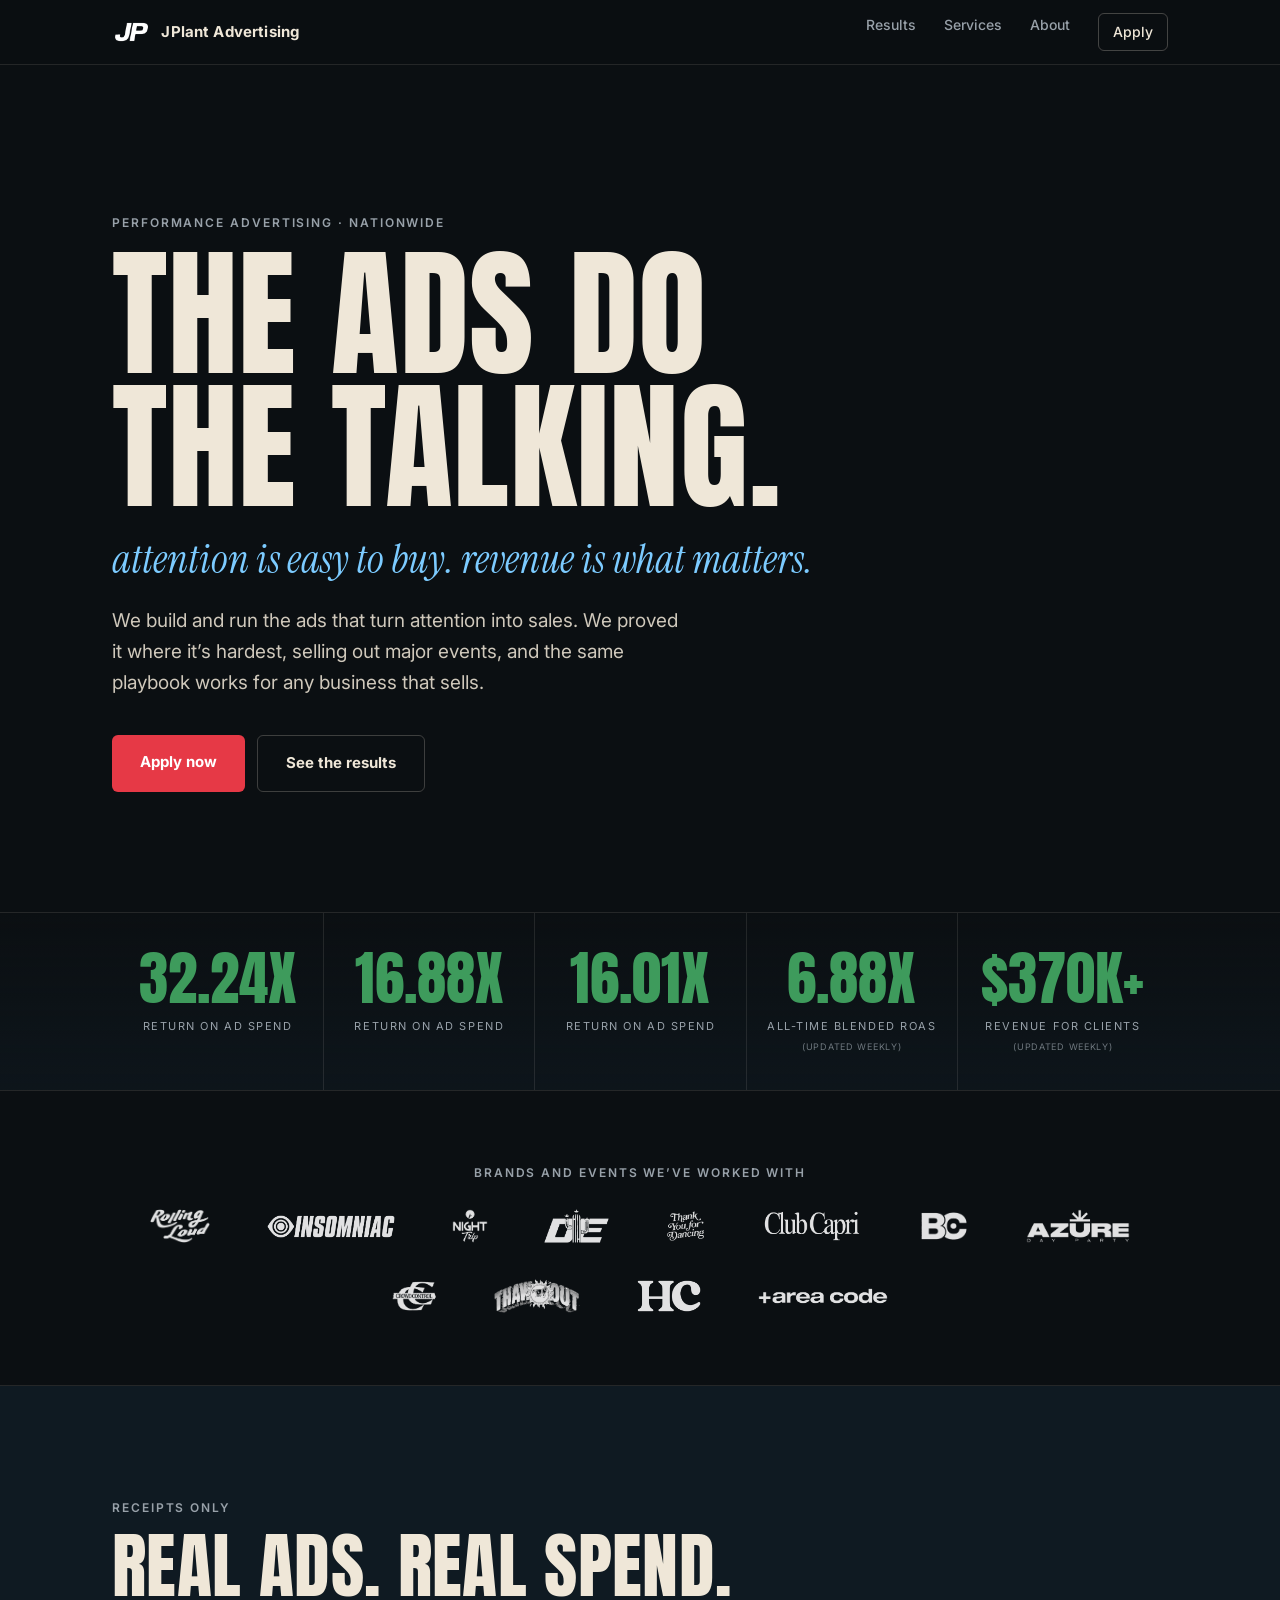
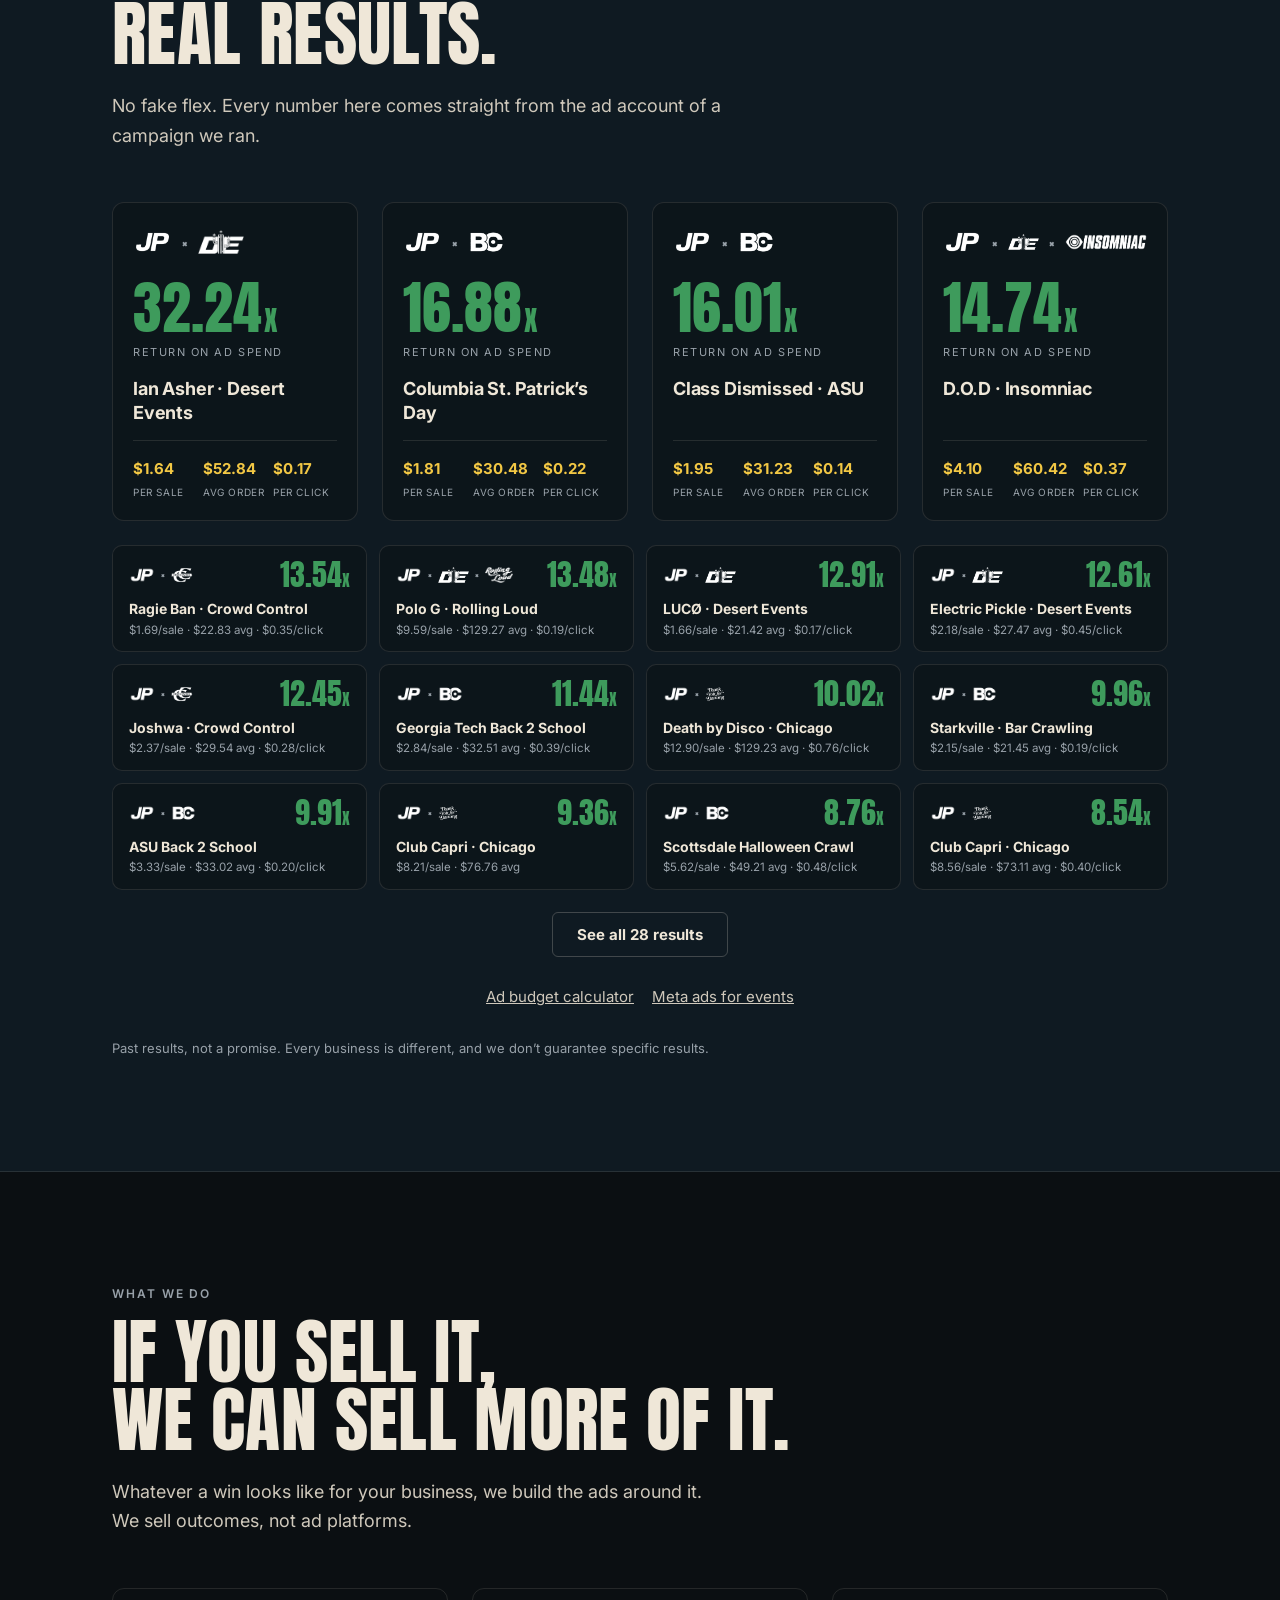
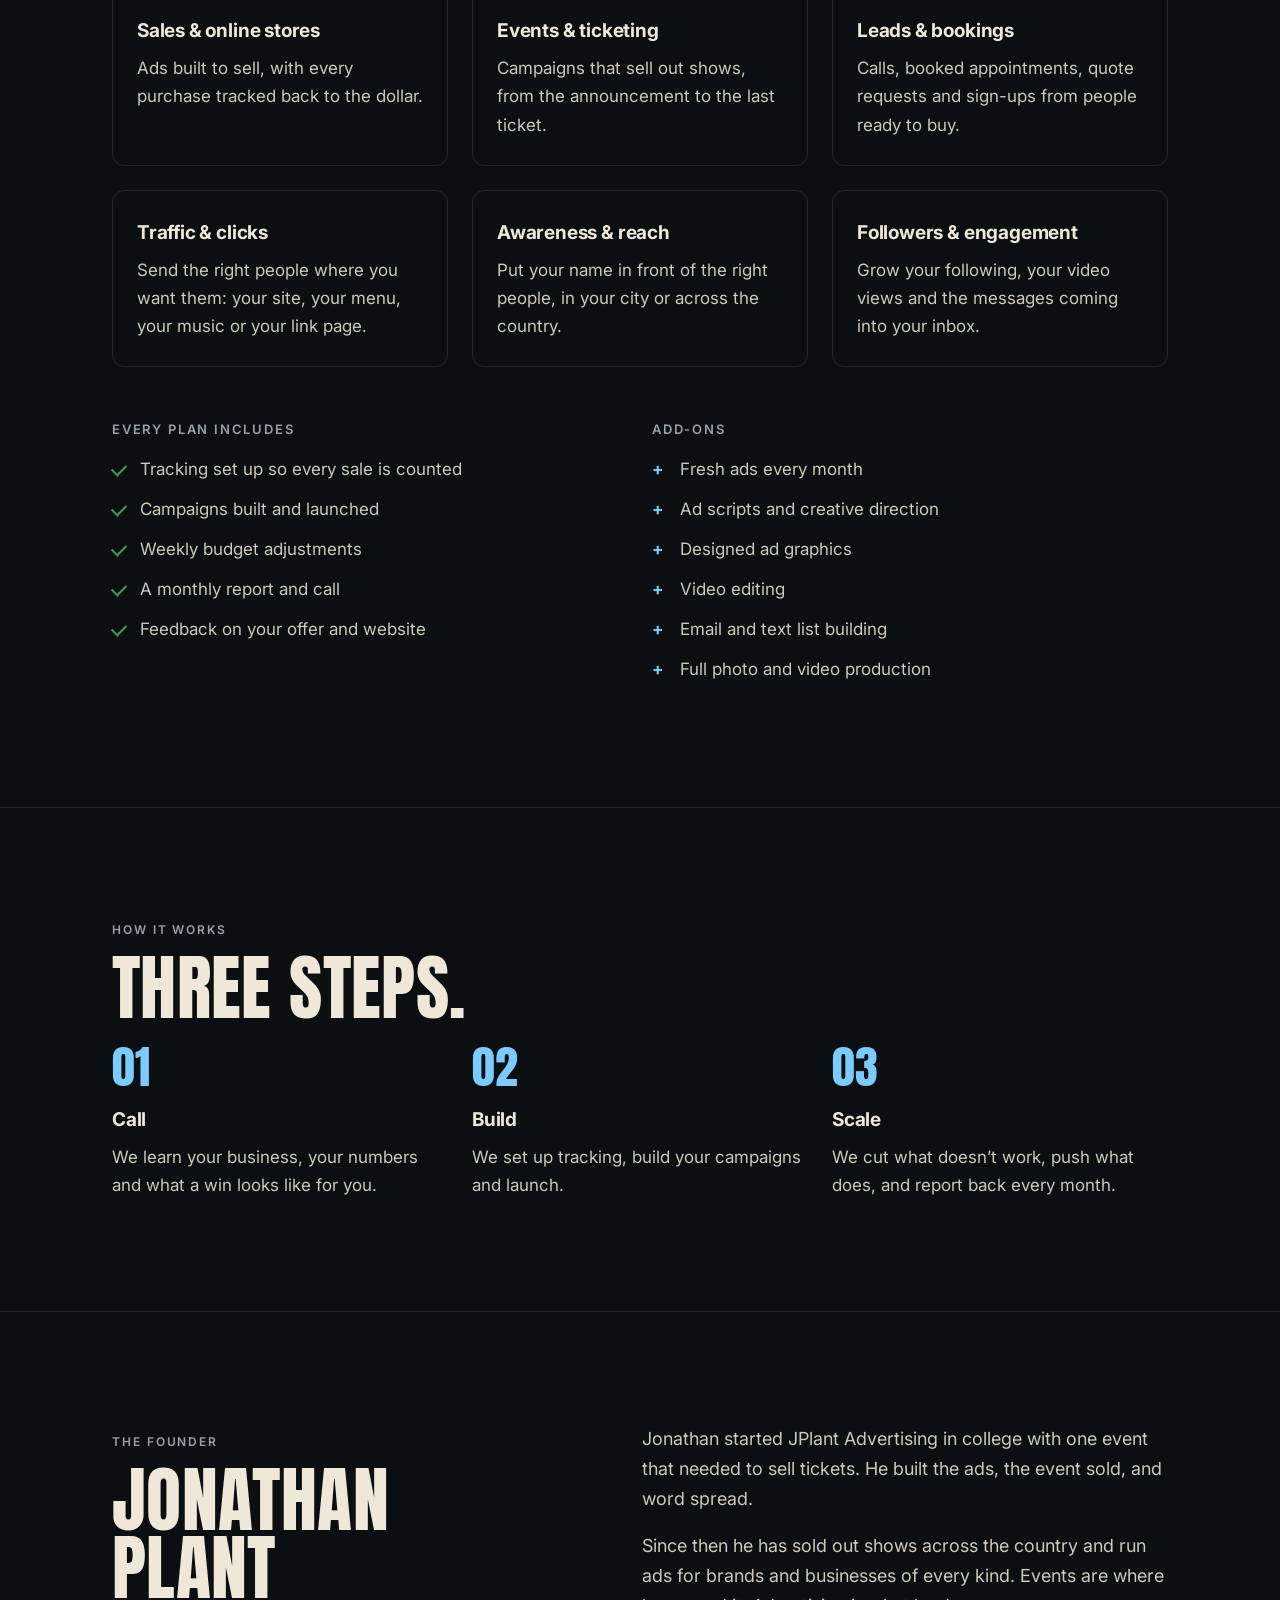
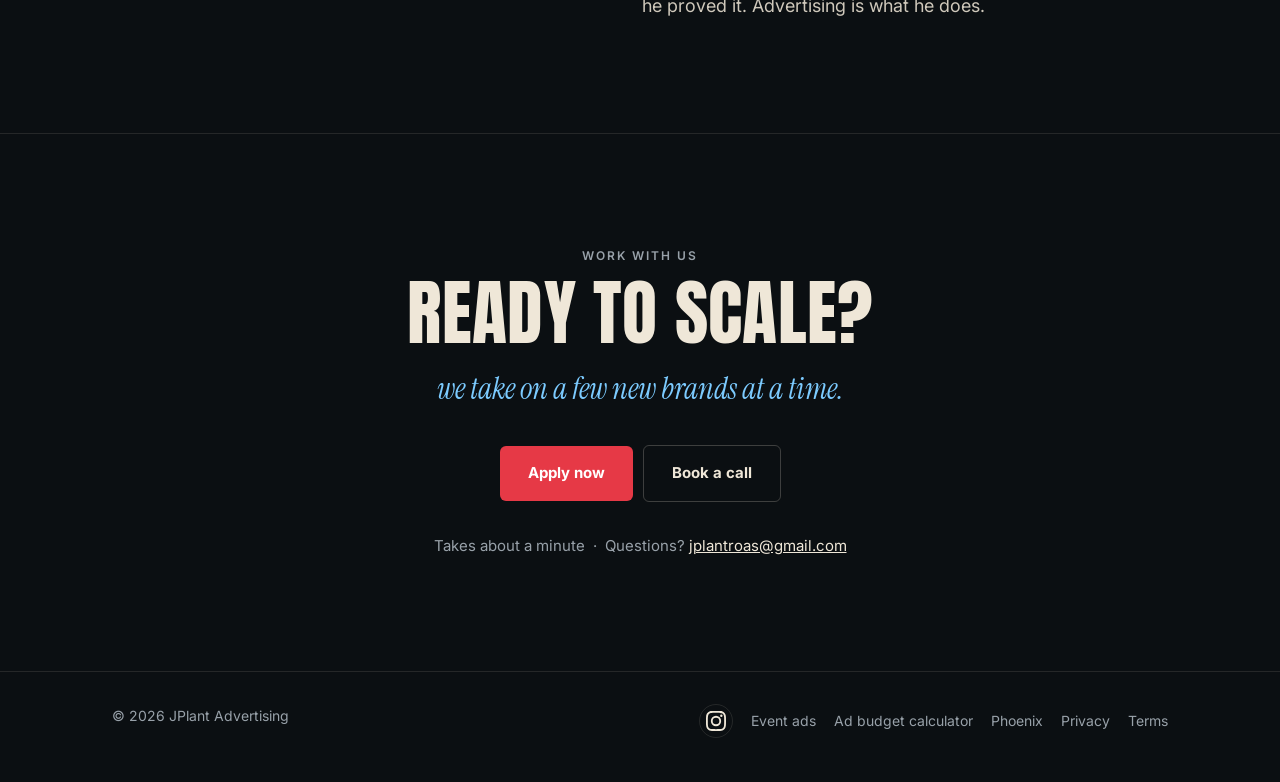
<file: index.html>
<!doctype html><html lang="en"><head><meta charset="utf-8"><meta http-equiv="Content-Security-Policy" content="default-src 'self'; script-src 'self'; style-src 'self'; img-src 'self' data:; font-src 'self'; connect-src 'self'; form-action 'self' mailto:; base-uri 'self'; object-src 'none'; upgrade-insecure-requests"><meta name="referrer" content="strict-origin-when-cross-origin"><meta name="facebook-domain-verification" content="vubamt81bxkn15qtvo4wtvx6li7fex" /><link rel="icon" href="/favicon.svg" type="image/svg+xml"><link rel="icon" href="/favicon.ico" sizes="32x32"><link rel="apple-touch-icon" href="/img/icons/apple-touch-icon.png"><meta name="theme-color" content="#0B0F12"><meta name="viewport" content="width=device-width,initial-scale=1"><link rel="preload" href="/fonts/Anton-Regular.ttf" as="font" type="font/ttf" crossorigin><link rel="stylesheet" href="/style.css?v=16"><title>JPlant Advertising | Meta Ads That Sell Out Events &amp; Grow Businesses</title><meta name="description" content="Phoenix-based ad agency running Facebook and Instagram ads that sell event tickets and grow businesses. Real results from the ad accounts: up to 32.24X return on ad spend."><link rel="canonical" href="https://jplantadvertising.com/"><meta property="og:type" content="website"><meta property="og:site_name" content="JPlant Advertising"><meta property="og:title" content="JPlant Advertising | Paid Ads That Sell"><meta property="og:description" content="Paid ads that turn attention into sales. Real campaigns, real receipts: up to 32.24X return on ad spend."><meta property="og:url" content="https://jplantadvertising.com/"><meta property="og:image" content="https://jplantadvertising.com/img/og.png"><meta property="og:image:width" content="1200"><meta property="og:image:height" content="630"><meta name="twitter:card" content="summary_large_image"><meta name="twitter:image" content="https://jplantadvertising.com/img/og.png"><script type="application/ld+json">{"@context": "https://schema.org", "@graph": [{"@type": ["Organization", "ProfessionalService"], "@id": "https://jplantadvertising.com/#org", "name": "JPlant Advertising", "alternateName": ["JPlant", "J Plant Advertising"], "url": "https://jplantadvertising.com/", "logo": "https://jplantadvertising.com/img/icons/icon-512.png", "image": "https://jplantadvertising.com/img/og.png", "email": "jplantroas@gmail.com", "description": "Performance advertising agency running Facebook and Instagram ads that sell event tickets and grow businesses.", "address": {"@type": "PostalAddress", "addressLocality": "Phoenix", "addressRegion": "AZ", "addressCountry": "US"}, "areaServed": "United States", "knowsAbout": ["Meta ads", "Facebook advertising", "Instagram advertising", "Event marketing", "Ticket sales", "Performance marketing", "Return on ad spend"], "founder": {"@id": "https://jplantadvertising.com/#jonathan"}, "sameAs": ["https://www.instagram.com/jplant.advertising/"]}, {"@type": "Person", "@id": "https://jplantadvertising.com/#jonathan", "name": "Jonathan Plant", "jobTitle": "Founder", "worksFor": {"@id": "https://jplantadvertising.com/#org"}, "url": "https://jplantadvertising.com/#about", "knowsAbout": ["Meta ads", "Event marketing", "Ticket sales"]}, {"@type": "WebSite", "@id": "https://jplantadvertising.com/#site", "url": "https://jplantadvertising.com/", "name": "JPlant Advertising", "publisher": {"@id": "https://jplantadvertising.com/#org"}}]}</script></head><body>
<header class="top"><div class="wrap"><a class="brand" href="/"><img src="/img/logos/jplant-advertising.png" alt="JP"><span>JPlant Advertising</span></a><nav><a href="/#results">Results</a><a href="/#services">Services</a><a href="/#about">About</a><a href="/apply/" class="nav-cta">Apply</a></nav></div></header>
<main>
<section class="hero"><div class="wrap">
<div class="kicker">Performance advertising · Nationwide</div>
<h1 class="display">The ads do<br>the talking.</h1>
<p class="serif">attention is easy to buy. revenue is what matters.</p>
<p class="lede">We build and run the ads that turn attention into sales. We proved it where it&#8217;s hardest, selling out major events, and the same playbook works for any business that sells.</p>
<div class="ctas"><a class="btn" href="/apply/">Apply now</a><a class="btn ghost" href="#results">See the results</a></div>
</div></section>

<div class="proof"><div class="wrap proof-grid">
<div><span class="num money">32.24X</span><span class="lbl">Return on ad spend</span></div>
<div><span class="num money">16.88X</span><span class="lbl">Return on ad spend</span></div>
<div><span class="num money">16.01X</span><span class="lbl">Return on ad spend</span></div>
<div><span class="num money" id="blended">6.88X</span><span class="lbl">All-time blended ROAS</span><span class="upd">(Updated weekly)</span></div>
<div><span class="num money">$370K+</span><span class="lbl">Revenue for clients</span><span class="upd">(Updated weekly)</span></div>
</div></div>

<section class="logos"><div class="wrap">
<div class="kicker center">Brands and events we&#8217;ve worked with</div>
<div class="logo-row"><img src="/img/logos/rolling-loud.png" alt="Rolling Loud" loading="lazy"><img src="/img/logos/insomniac.png" alt="Insomniac" loading="lazy"><img src="/img/logos/night-trip.png" alt="Night Trip" loading="lazy"><img src="/img/logos/desert-events.png" alt="Desert Events" loading="lazy"><img src="/img/logos/thank-you-for-dancing.png" alt="Thank You For Dancing" loading="lazy"><img src="/img/logos/club-capri.png" alt="Club Capri" loading="lazy"><img src="/img/logos/bar-crawling.png" alt="Bar Crawling" loading="lazy"><img src="/img/logos/azure-day-party.png" alt="Azure Day Party" loading="lazy"><img src="/img/logos/crowd-control.png" alt="Crowd Control" loading="lazy"><img src="/img/logos/thaw-out.png" alt="Thaw Out" loading="lazy"><img src="/img/logos/house-calls.png" alt="House Calls" loading="lazy"><img src="/img/logos/area-code.png" alt="+area code" loading="lazy"></div>
</div></section>

<section id="results" class="cases"><div class="wrap">
<div class="kicker">Receipts only</div>
<h2 class="display">Real ads. Real spend.<br>Real results.</h2>
<p class="sub">No fake flex. Every number here comes straight from the ad account of a campaign we ran.</p>
<div class="case-grid featured">
<article class="case"><div class="cobrand"><img src="/img/logos/jplant-advertising.png" alt=""><span class="x">×</span><img src="/img/logos/desert-events.png" alt=""></div><div class="big">32.24<small>X</small></div><div class="roaslbl">Return on ad spend</div><h3>Ian Asher · Desert Events</h3><div class="metrics"><div><b>$1.64</b><span>per sale</span></div><div><b>$52.84</b><span>avg order</span></div><div><b>$0.17</b><span>per click</span></div></div></article>
<article class="case"><div class="cobrand"><img src="/img/logos/jplant-advertising.png" alt=""><span class="x">×</span><img src="/img/logos/bar-crawling.png" alt=""></div><div class="big">16.88<small>X</small></div><div class="roaslbl">Return on ad spend</div><h3>Columbia St. Patrick&#8217;s Day</h3><div class="metrics"><div><b>$1.81</b><span>per sale</span></div><div><b>$30.48</b><span>avg order</span></div><div><b>$0.22</b><span>per click</span></div></div></article>
<article class="case"><div class="cobrand"><img src="/img/logos/jplant-advertising.png" alt=""><span class="x">×</span><img src="/img/logos/bar-crawling.png" alt=""></div><div class="big">16.01<small>X</small></div><div class="roaslbl">Return on ad spend</div><h3>Class Dismissed · ASU</h3><div class="metrics"><div><b>$1.95</b><span>per sale</span></div><div><b>$31.23</b><span>avg order</span></div><div><b>$0.14</b><span>per click</span></div></div></article>
<article class="case"><div class="cobrand"><img src="/img/logos/jplant-advertising.png" alt=""><span class="x">×</span><img src="/img/logos/desert-events.png" alt=""><span class="x">×</span><img src="/img/logos/insomniac.png" alt=""></div><div class="big">14.74<small>X</small></div><div class="roaslbl">Return on ad spend</div><h3>D.O.D · Insomniac</h3><div class="metrics"><div><b>$4.10</b><span>per sale</span></div><div><b>$60.42</b><span>avg order</span></div><div><b>$0.37</b><span>per click</span></div></div></article>
</div>
<div class="mini-grid" id="more-results">
<article class="mini"><div class="mini-top"><div class="mini-logos"><img src="/img/logos/jplant-advertising.png" alt=""><span class="x">×</span><img src="/img/logos/crowd-control.png" alt=""></div><div class="mini-num">13.54<small>X</small></div></div><h4>Ragie Ban · Crowd Control</h4><p>$1.69/sale · $22.83 avg · $0.35/click</p></article>
<article class="mini"><div class="mini-top"><div class="mini-logos"><img src="/img/logos/jplant-advertising.png" alt=""><span class="x">×</span><img src="/img/logos/desert-events.png" alt=""><span class="x">×</span><img src="/img/logos/rolling-loud.png" alt=""></div><div class="mini-num">13.48<small>X</small></div></div><h4>Polo G · Rolling Loud</h4><p>$9.59/sale · $129.27 avg · $0.19/click</p></article>
<article class="mini"><div class="mini-top"><div class="mini-logos"><img src="/img/logos/jplant-advertising.png" alt=""><span class="x">×</span><img src="/img/logos/desert-events.png" alt=""></div><div class="mini-num">12.91<small>X</small></div></div><h4>LUCØ · Desert Events</h4><p>$1.66/sale · $21.42 avg · $0.17/click</p></article>
<article class="mini"><div class="mini-top"><div class="mini-logos"><img src="/img/logos/jplant-advertising.png" alt=""><span class="x">×</span><img src="/img/logos/desert-events.png" alt=""></div><div class="mini-num">12.61<small>X</small></div></div><h4>Electric Pickle · Desert Events</h4><p>$2.18/sale · $27.47 avg · $0.45/click</p></article>
<article class="mini"><div class="mini-top"><div class="mini-logos"><img src="/img/logos/jplant-advertising.png" alt=""><span class="x">×</span><img src="/img/logos/crowd-control.png" alt=""></div><div class="mini-num">12.45<small>X</small></div></div><h4>Joshwa · Crowd Control</h4><p>$2.37/sale · $29.54 avg · $0.28/click</p></article>
<article class="mini"><div class="mini-top"><div class="mini-logos"><img src="/img/logos/jplant-advertising.png" alt=""><span class="x">×</span><img src="/img/logos/bar-crawling.png" alt=""></div><div class="mini-num">11.44<small>X</small></div></div><h4>Georgia Tech Back 2 School</h4><p>$2.84/sale · $32.51 avg · $0.39/click</p></article>
<article class="mini"><div class="mini-top"><div class="mini-logos"><img src="/img/logos/jplant-advertising.png" alt=""><span class="x">×</span><img src="/img/logos/thank-you-for-dancing.png" alt=""></div><div class="mini-num">10.02<small>X</small></div></div><h4>Death by Disco · Chicago</h4><p>$12.90/sale · $129.23 avg · $0.76/click</p></article>
<article class="mini"><div class="mini-top"><div class="mini-logos"><img src="/img/logos/jplant-advertising.png" alt=""><span class="x">×</span><img src="/img/logos/bar-crawling.png" alt=""></div><div class="mini-num">9.96<small>X</small></div></div><h4>Starkville · Bar Crawling</h4><p>$2.15/sale · $21.45 avg · $0.19/click</p></article>
<article class="mini"><div class="mini-top"><div class="mini-logos"><img src="/img/logos/jplant-advertising.png" alt=""><span class="x">×</span><img src="/img/logos/bar-crawling.png" alt=""></div><div class="mini-num">9.91<small>X</small></div></div><h4>ASU Back 2 School</h4><p>$3.33/sale · $33.02 avg · $0.20/click</p></article>
<article class="mini"><div class="mini-top"><div class="mini-logos"><img src="/img/logos/jplant-advertising.png" alt=""><span class="x">×</span><img src="/img/logos/thank-you-for-dancing.png" alt=""></div><div class="mini-num">9.36<small>X</small></div></div><h4>Club Capri · Chicago</h4><p>$8.21/sale · $76.76 avg</p></article>
<article class="mini"><div class="mini-top"><div class="mini-logos"><img src="/img/logos/jplant-advertising.png" alt=""><span class="x">×</span><img src="/img/logos/bar-crawling.png" alt=""></div><div class="mini-num">8.76<small>X</small></div></div><h4>Scottsdale Halloween Crawl</h4><p>$5.62/sale · $49.21 avg · $0.48/click</p></article>
<article class="mini"><div class="mini-top"><div class="mini-logos"><img src="/img/logos/jplant-advertising.png" alt=""><span class="x">×</span><img src="/img/logos/thank-you-for-dancing.png" alt=""></div><div class="mini-num">8.54<small>X</small></div></div><h4>Club Capri · Chicago</h4><p>$8.56/sale · $73.11 avg · $0.40/click</p></article>
<article class="mini extra"><div class="mini-top"><div class="mini-logos"><img src="/img/logos/jplant-advertising.png" alt=""><span class="x">×</span><img src="/img/logos/desert-events.png" alt=""></div><div class="mini-num">8.34<small>X</small></div></div><h4>Skysill · Desert Events</h4><p>$2.13/sale · $17.73 avg · $0.77/click</p></article>
<article class="mini extra"><div class="mini-top"><div class="mini-logos"><img src="/img/logos/jplant-advertising.png" alt=""><span class="x">×</span><img src="/img/logos/bar-crawling.png" alt=""></div><div class="mini-num">7.95<small>X</small></div></div><h4>Starkville St. Patrick&#8217;s Day</h4><p>$2.76/sale · $21.97 avg · $0.25/click</p></article>
<article class="mini extra"><div class="mini-top"><div class="mini-logos"><img src="/img/logos/jplant-advertising.png" alt=""><span class="x">×</span><img src="/img/logos/thank-you-for-dancing.png" alt=""></div><div class="mini-num">7.94<small>X</small></div></div><h4>Club Capri</h4><p>$9.73/sale · $77.25 avg</p></article>
<article class="mini extra"><div class="mini-top"><div class="mini-logos"><img src="/img/logos/jplant-advertising.png" alt=""><span class="x">×</span><img src="/img/logos/bar-crawling.png" alt=""></div><div class="mini-num">7.74<small>X</small></div></div><h4>Scottsdale Santa · Bar Crawling</h4><p>$3.85/sale · $28.50 avg · $0.52/click</p></article>
<article class="mini extra"><div class="mini-top"><div class="mini-logos"><img src="/img/logos/jplant-advertising.png" alt=""><span class="x">×</span><img src="/img/logos/desert-events.png" alt=""></div><div class="mini-num">7.62<small>X</small></div></div><h4>Daniel Allan · Desert Events</h4><p>$4.34/sale · $33.05 avg · $0.36/click</p></article>
<article class="mini extra"><div class="mini-top"><div class="mini-logos"><img src="/img/logos/jplant-advertising.png" alt=""><span class="x">×</span><img src="/img/logos/bar-crawling.png" alt=""></div><div class="mini-num">7.32<small>X</small></div></div><h4>Mizzou · Bar Crawling</h4><p>$3.39/sale · $24.79 avg · $0.19/click</p></article>
<article class="mini extra"><div class="mini-top"><div class="mini-logos"><img src="/img/logos/jplant-advertising.png" alt=""><span class="x">×</span><img src="/img/logos/desert-events.png" alt=""></div><div class="mini-num">7.28<small>X</small></div></div><h4>On The Block · Plain White T&#8217;s</h4><p>$10.02/sale · $72.99 avg · $0.27/click</p></article>
<article class="mini extra"><div class="mini-top"><div class="mini-logos"><img src="/img/logos/jplant-advertising.png" alt=""><span class="x">×</span><img src="/img/logos/thank-you-for-dancing.png" alt=""></div><div class="mini-num">7.21<small>X</small></div></div><h4>Club Capri · Detroit</h4><p>$13.32/sale · $96.01 avg · $0.45/click</p></article>
<article class="mini extra"><div class="mini-top"><div class="mini-logos"><img src="/img/logos/jplant-advertising.png" alt=""><span class="x">×</span><img src="/img/logos/desert-events.png" alt=""></div><div class="mini-num">7.12<small>X</small></div></div><h4>Rob the Bank · Desert Events</h4><p>$4.71/sale · $33.52 avg · $0.30/click</p></article>
<article class="mini extra"><div class="mini-top"><div class="mini-logos"><img src="/img/logos/jplant-advertising.png" alt=""><span class="x">×</span><img src="/img/logos/desert-events.png" alt=""></div><div class="mini-num">7.00<small>X</small></div></div><h4>Kelland · Desert Events</h4><p>$2.89/sale · $20.23 avg · $0.19/click</p></article>
<article class="mini extra"><div class="mini-top"><div class="mini-logos"><img src="/img/logos/jplant-advertising.png" alt=""><span class="x">×</span><img src="/img/logos/thaw-out.png" alt=""></div><div class="mini-num">$0.10 <i>per click</i></div></div><h4>Thaw Out Festival · Knoxville</h4><p>350K reached · 785K impressions</p></article>
<article class="mini extra"><div class="mini-top"><div class="mini-logos"><img src="/img/logos/jplant-advertising.png" alt=""><span class="x">×</span><img src="/img/logos/thaw-out.png" alt=""></div><div class="mini-num">$0.21 <i>per click</i></div></div><h4>Thaw Out Festival · Boone</h4><p>100K reached · 335K impressions</p></article>
</div>
<div class="more-wrap"><button class="btn ghost more-btn" type="button" aria-expanded="false" aria-controls="more-results">See all 28 results</button></div><div class="seo-links"><a href="/tools/ad-budget-calculator/">Ad budget calculator</a><a href="/meta-ads-for-events/">Meta ads for events</a></div>
<p class="fineprint">Past results, not a promise. Every business is different, and we don&#8217;t guarantee specific results.</p>
</div></section>

<section id="services"><div class="wrap">
<div class="kicker">What we do</div>
<h2 class="display">If you sell it,<br>we can sell more of it.</h2>
<p class="sub">Whatever a win looks like for your business, we build the ads around it. We sell outcomes, not ad platforms.</p>
<div class="cols three">
<div class="tile"><h3>Sales &amp; online stores</h3><p>Ads built to sell, with every purchase tracked back to the dollar.</p></div>
<div class="tile"><h3>Events &amp; ticketing</h3><p>Campaigns that sell out shows, from the announcement to the last ticket.</p></div>
<div class="tile"><h3>Leads &amp; bookings</h3><p>Calls, booked appointments, quote requests and sign-ups from people ready to buy.</p></div>
<div class="tile"><h3>Traffic &amp; clicks</h3><p>Send the right people where you want them: your site, your menu, your music or your link page.</p></div>
<div class="tile"><h3>Awareness &amp; reach</h3><p>Put your name in front of the right people, in your city or across the country.</p></div>
<div class="tile"><h3>Followers &amp; engagement</h3><p>Grow your following, your video views and the messages coming into your inbox.</p></div>
</div>
<div class="split">
<div><h3 class="small-h">Every plan includes</h3><ul class="checks">
<li>Tracking set up so every sale is counted</li>
<li>Campaigns built and launched</li>
<li>Weekly budget adjustments</li>
<li>A monthly report and call</li>
<li>Feedback on your offer and website</li>
</ul></div>
<div><h3 class="small-h">Add-ons</h3><ul class="checks plus">
<li>Fresh ads every month</li><li>Ad scripts and creative direction</li>
<li>Designed ad graphics</li>
<li>Video editing</li>
<li>Email and text list building</li>
<li>Full photo and video production</li>
</ul></div>
</div>
</div></section>

<section id="how"><div class="wrap">
<div class="kicker">How it works</div>
<h2 class="display">Three steps.</h2>
<div class="cols three">
<div class="step"><div class="n">01</div><h3>Call</h3><p>We learn your business, your numbers and what a win looks like for you.</p></div>
<div class="step"><div class="n">02</div><h3>Build</h3><p>We set up tracking, build your campaigns and launch.</p></div>
<div class="step"><div class="n">03</div><h3>Scale</h3><p>We cut what doesn&#8217;t work, push what does, and report back every month.</p></div>
</div>
</div></section>

<section id="about"><div class="wrap about">
<div><div class="kicker">The founder</div><h2 class="display">Jonathan<br>Plant</h2></div>
<div class="about-copy">
<p>Jonathan started JPlant Advertising in college with one event that needed to sell tickets. He built the ads, the event sold, and word spread.</p>
<p>Since then he has sold out shows across the country and run ads for brands and businesses of every kind. Events are where he proved it. Advertising is what he does.</p>
</div>
</div></section>

<section id="contact" class="contact"><div class="wrap">
<div class="kicker center">Work with us</div>
<h2 class="display">Ready to scale?</h2>
<p class="serif">we take on a few new brands at a time.</p>
<a class="btn" href="/apply/">Apply now</a> &nbsp;<a class="btn ghost" href="/book-a-call/">Book a call</a>
<p class="contact-line">Takes about a minute &nbsp;·&nbsp; Questions? <a href="mailto:jplantroas@gmail.com">jplantroas@gmail.com</a></p>
</div></section>
</main>
<footer><div class="wrap"><div>&copy; 2026 JPlant Advertising</div><div class="foot-links"><a class="social" href="https://www.instagram.com/jplant.advertising/" target="_blank" rel="noopener" aria-label="JPlant Advertising on Instagram"><svg viewBox="0 0 24 24" width="20" height="20" aria-hidden="true"><path fill="currentColor" d="M12 2.2c3.2 0 3.6 0 4.8.1 1.2.1 1.8.2 2.2.4.6.2 1 .5 1.4.9.4.4.7.8.9 1.4.2.4.4 1 .4 2.2.1 1.3.1 1.6.1 4.8s0 3.6-.1 4.8c-.1 1.2-.2 1.8-.4 2.2-.2.6-.5 1-.9 1.4-.4.4-.8.7-1.4.9-.4.2-1 .4-2.2.4-1.3.1-1.6.1-4.8.1s-3.6 0-4.8-.1c-1.2-.1-1.8-.2-2.2-.4-.6-.2-1-.5-1.4-.9-.4-.4-.7-.8-.9-1.4-.2-.4-.4-1-.4-2.2-.1-1.3-.1-1.6-.1-4.8s0-3.6.1-4.8c.1-1.2.2-1.8.4-2.2.2-.6.5-1 .9-1.4.4-.4.8-.7 1.4-.9.4-.2 1-.4 2.2-.4 1.3-.1 1.6-.1 4.8-.1M12 0C8.7 0 8.3 0 7.1.1 5.8.1 4.9.3 4.1.6c-.8.3-1.5.7-2.1 1.4C1.3 2.6.9 3.3.6 4.1.3 4.9.1 5.8.1 7.1 0 8.3 0 8.7 0 12s0 3.7.1 4.9c.1 1.3.3 2.2.6 2.9.3.8.7 1.5 1.4 2.1.7.7 1.3 1.1 2.1 1.4.8.3 1.7.5 2.9.6 1.3.1 1.7.1 4.9.1s3.7 0 4.9-.1c1.3-.1 2.2-.3 2.9-.6.8-.3 1.5-.7 2.1-1.4.7-.7 1.1-1.3 1.4-2.1.3-.8.5-1.7.6-2.9.1-1.3.1-1.7.1-4.9s0-3.7-.1-4.9c-.1-1.3-.3-2.2-.6-2.9-.3-.8-.7-1.5-1.4-2.1C21.4 1.3 20.7.9 19.9.6 19.1.3 18.2.1 16.9.1 15.7 0 15.3 0 12 0zm0 5.8a6.2 6.2 0 1 0 0 12.4 6.2 6.2 0 0 0 0-12.4zM12 16a4 4 0 1 1 0-8 4 4 0 0 1 0 8zm6.4-11.8a1.4 1.4 0 1 0 0 2.9 1.4 1.4 0 0 0 0-2.9z"/></svg></a><a href="/meta-ads-for-events/">Event ads</a><a href="/tools/ad-budget-calculator/">Ad budget calculator</a><a href="/phoenix-meta-ads-agency/">Phoenix</a><a href="/privacy/">Privacy</a><a href="/terms/">Terms</a></div></div></footer>
<script src="/js/site.js?v=3" defer></script>
</body></html>
</file>
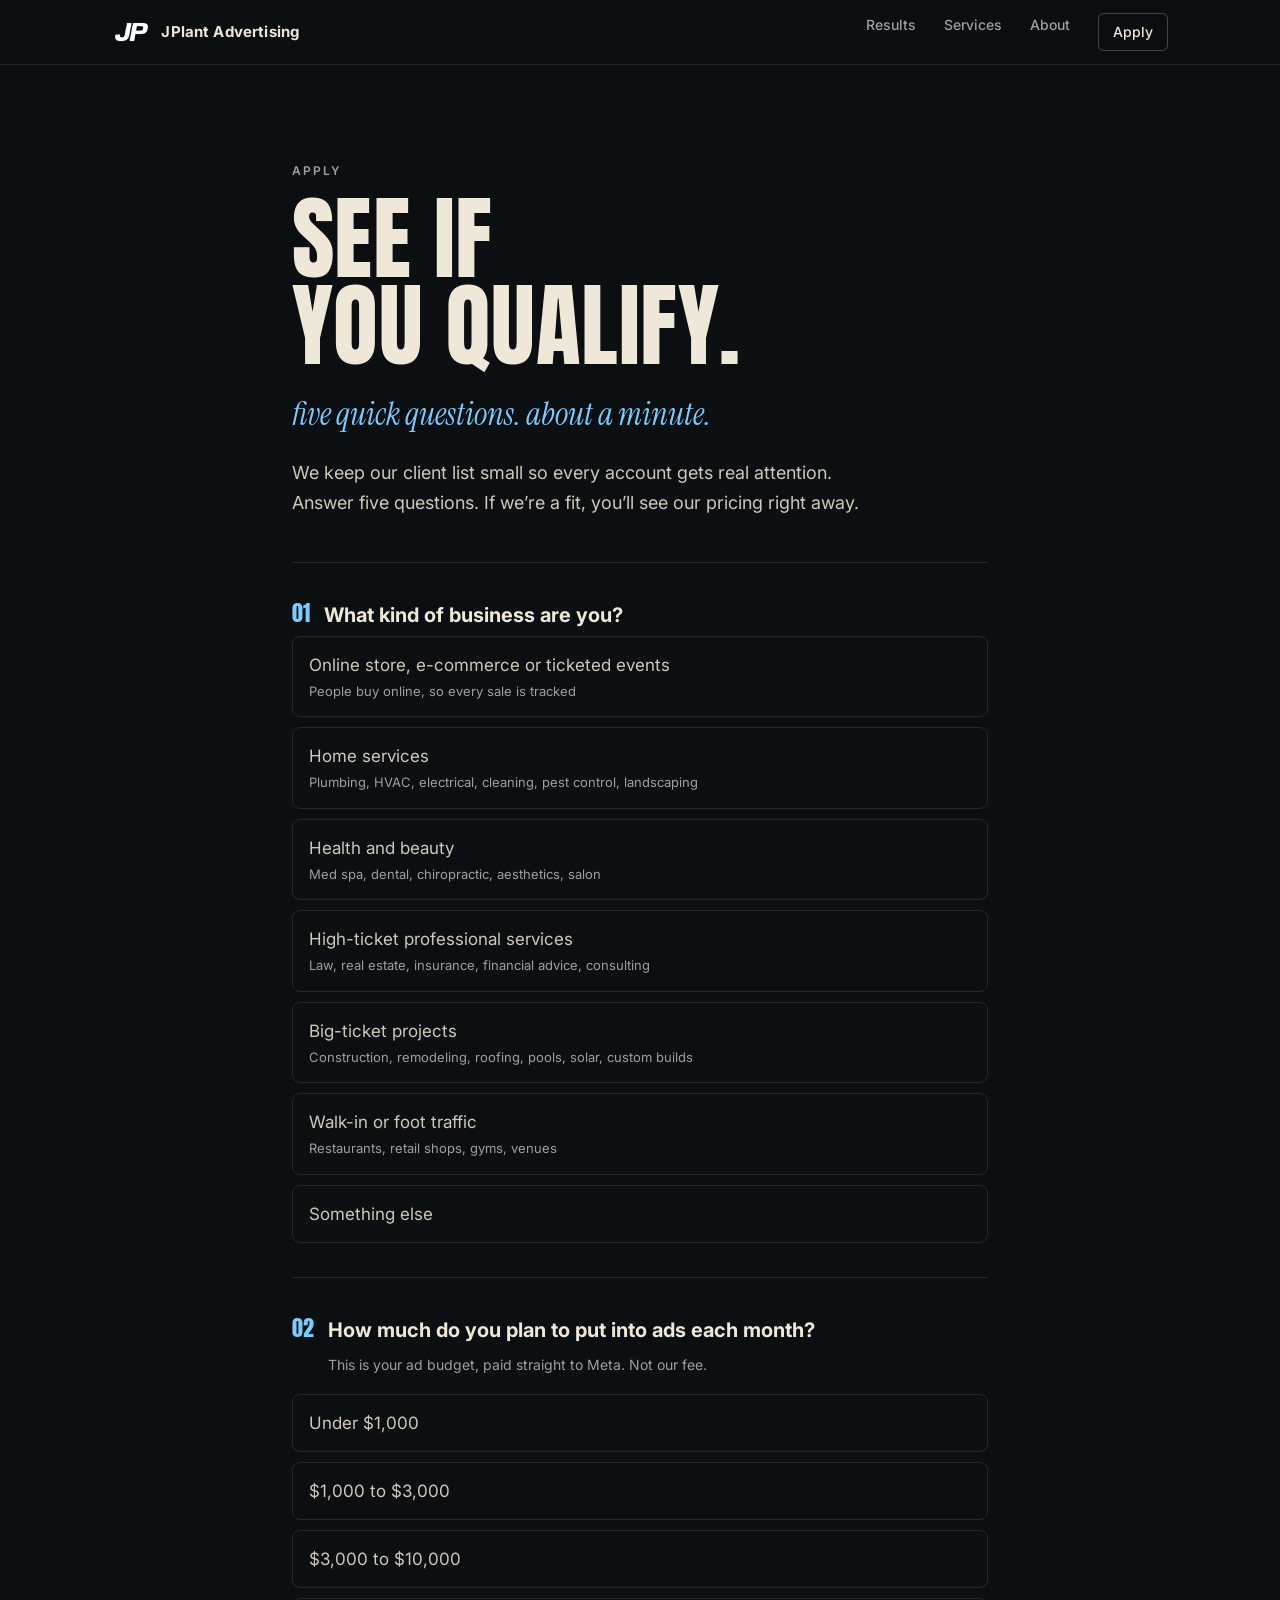
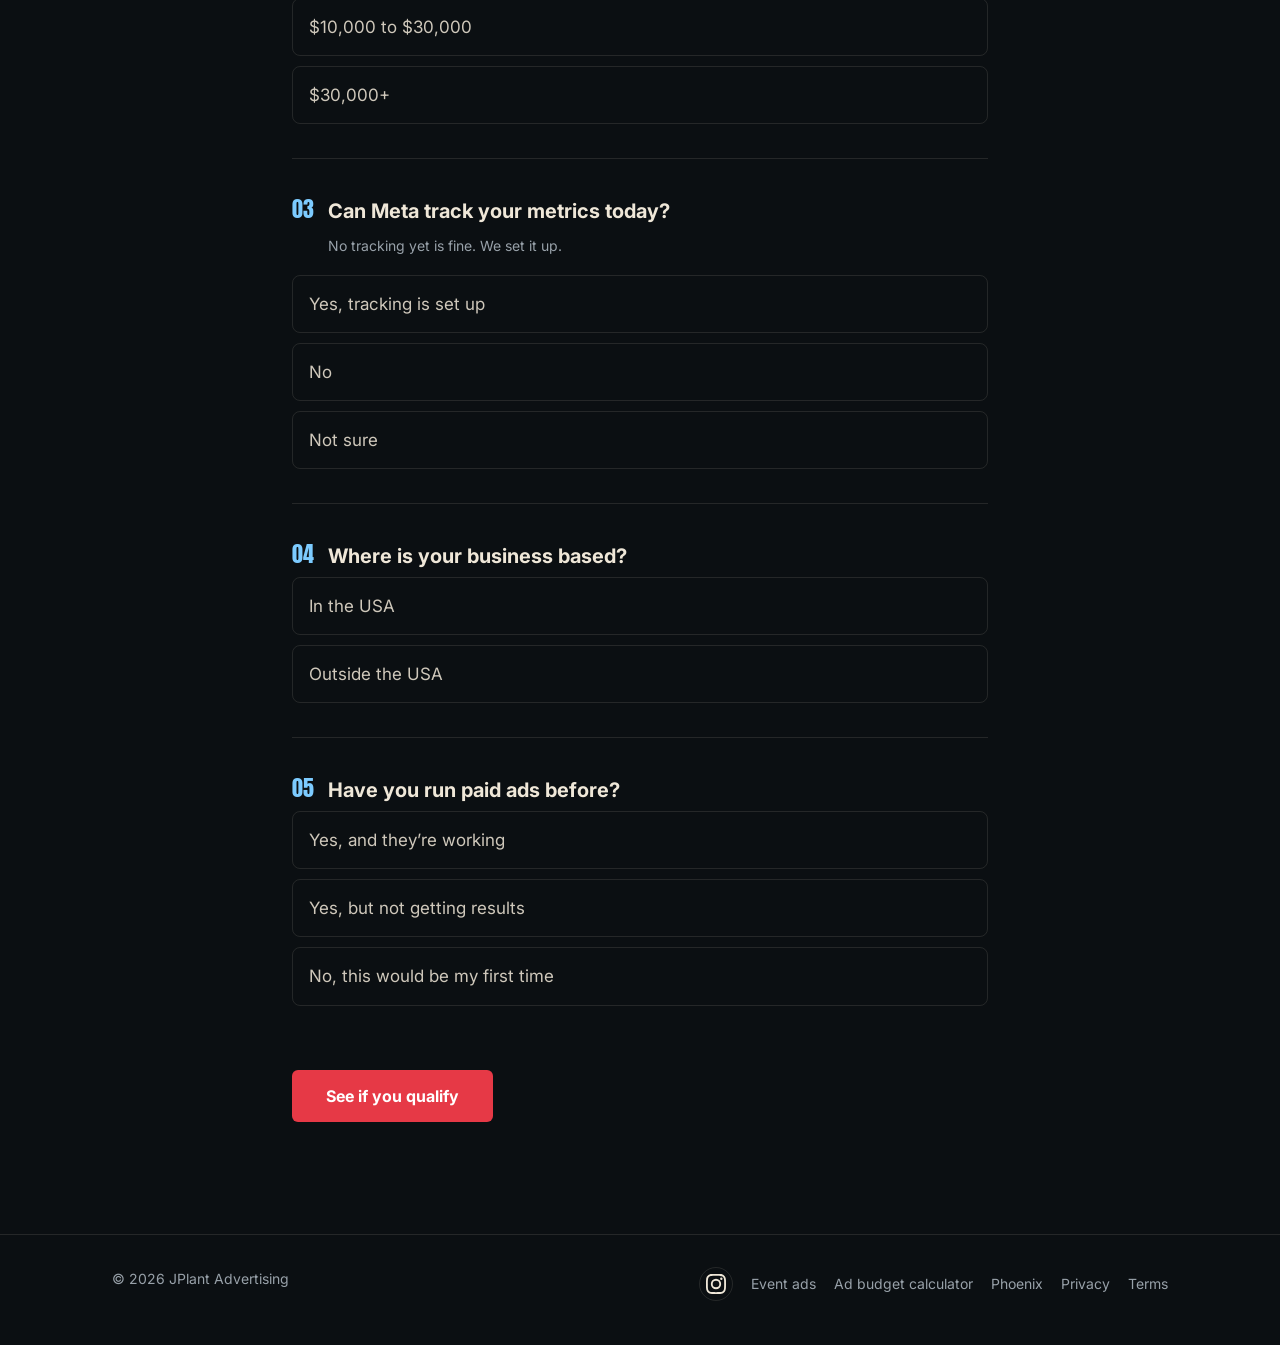
<file: apply/index.html>
<!doctype html><html lang="en"><head><meta charset="utf-8"><meta http-equiv="Content-Security-Policy" content="default-src 'self'; script-src 'self'; style-src 'self'; img-src 'self' data:; font-src 'self'; connect-src 'self'; form-action 'self' mailto:; base-uri 'self'; object-src 'none'; upgrade-insecure-requests"><meta name="referrer" content="strict-origin-when-cross-origin"><meta name="facebook-domain-verification" content="vubamt81bxkn15qtvo4wtvx6li7fex" /><link rel="icon" href="/favicon.svg" type="image/svg+xml"><link rel="icon" href="/favicon.ico" sizes="32x32"><link rel="apple-touch-icon" href="/img/icons/apple-touch-icon.png"><meta name="theme-color" content="#0B0F12"><meta name="viewport" content="width=device-width,initial-scale=1"><link rel="preload" href="/fonts/Anton-Regular.ttf" as="font" type="font/ttf" crossorigin><link rel="stylesheet" href="/style.css?v=16"><title>Apply | JPlant Advertising</title><meta name="description" content="Apply to work with JPlant Advertising."><link rel="canonical" href="https://jplantadvertising.com/apply/"><meta property="og:type" content="website"><meta property="og:site_name" content="JPlant Advertising"><meta property="og:title" content="Apply | JPlant Advertising"><meta property="og:description" content="See if you qualify to work with JPlant Advertising. About a minute."><meta property="og:url" content="https://jplantadvertising.com/apply/"><meta property="og:image" content="https://jplantadvertising.com/img/og.png"><meta property="og:image:width" content="1200"><meta property="og:image:height" content="630"><meta name="twitter:card" content="summary_large_image"><meta name="twitter:image" content="https://jplantadvertising.com/img/og.png"></head><body>
<header class="top"><div class="wrap"><a class="brand" href="/"><img src="/img/logos/jplant-advertising.png" alt="JP"><span>JPlant Advertising</span></a><nav><a href="/#results">Results</a><a href="/#services">Services</a><a href="/#about">About</a><a href="/apply/" class="nav-cta">Apply</a></nav></div></header>
<main class="apply"><div class="wrap narrow">
<div class="kicker">Apply</div>
<h1 class="display">See if<br>you qualify.</h1>
<p class="serif">five quick questions. about a minute.</p>
<p class="lede" id="intro">We keep our client list small so every account gets real attention. Answer five questions. If we&#8217;re a fit, you&#8217;ll see our pricing right away.</p>
<form id="qualify" novalidate>
<fieldset><legend><span class="qn">01</span>What kind of business are you?</legend><div class="opts"><label class="opt"><input type="radio" name="biz" value="sales" required><span>Online store, e-commerce or ticketed events<small>People buy online, so every sale is tracked</small></span></label><label class="opt"><input type="radio" name="biz" value="leads-home" required><span>Home services<small>Plumbing, HVAC, electrical, cleaning, pest control, landscaping</small></span></label><label class="opt"><input type="radio" name="biz" value="leads-health" required><span>Health and beauty<small>Med spa, dental, chiropractic, aesthetics, salon</small></span></label><label class="opt"><input type="radio" name="biz" value="monthly-pro" required><span>High-ticket professional services<small>Law, real estate, insurance, financial advice, consulting</small></span></label><label class="opt"><input type="radio" name="biz" value="monthly-big" required><span>Big-ticket projects<small>Construction, remodeling, roofing, pools, solar, custom builds</small></span></label><label class="opt"><input type="radio" name="biz" value="monthly-walkin" required><span>Walk-in or foot traffic<small>Restaurants, retail shops, gyms, venues</small></span></label><label class="opt"><input type="radio" name="biz" value="monthly-other" required><span>Something else</span></label></div></fieldset>
<fieldset><legend><span class="qn">02</span>How much do you plan to put into ads each month?</legend><p class="hint">This is your ad budget, paid straight to Meta. Not our fee.</p><div class="opts"><label class="opt"><input type="radio" name="ad_budget" value="0" required><span>Under $1,000</span></label><label class="opt"><input type="radio" name="ad_budget" value="1000" required><span>$1,000 to $3,000</span></label><label class="opt"><input type="radio" name="ad_budget" value="3000" required><span>$3,000 to $10,000</span></label><label class="opt"><input type="radio" name="ad_budget" value="10000" required><span>$10,000 to $30,000</span></label><label class="opt"><input type="radio" name="ad_budget" value="30000" required><span>$30,000+</span></label></div></fieldset>
<fieldset><legend><span class="qn">03</span>Can Meta track your metrics today?</legend><p class="hint">No tracking yet is fine. We set it up.</p><div class="opts"><label class="opt"><input type="radio" name="tracking" value="yes" required><span>Yes, tracking is set up</span></label><label class="opt"><input type="radio" name="tracking" value="no" required><span>No</span></label><label class="opt"><input type="radio" name="tracking" value="unsure" required><span>Not sure</span></label></div></fieldset>
<fieldset><legend><span class="qn">04</span>Where is your business based?</legend><div class="opts"><label class="opt"><input type="radio" name="where" value="us" required><span>In the USA</span></label><label class="opt"><input type="radio" name="where" value="intl" required><span>Outside the USA</span></label></div></fieldset>
<fieldset><legend><span class="qn">05</span>Have you run paid ads before?</legend><div class="opts"><label class="opt"><input type="radio" name="experience" value="Yes, and they are working" required><span>Yes, and they&#8217;re working</span></label><label class="opt"><input type="radio" name="experience" value="Yes, but not getting results" required><span>Yes, but not getting results</span></label><label class="opt"><input type="radio" name="experience" value="No, first time" required><span>No, this would be my first time</span></label></div></fieldset>
<p class="error" id="err" hidden>Please answer every question.</p>
<button class="btn big-btn" type="submit">See if you qualify</button>
</form>
<div id="nofit" class="result" hidden><h2 class="display">Not quite yet.</h2><p id="nofit-why"></p><p>When that changes, come back and run through it again. We&#8217;d love to work with you.</p><a class="btn ghost" href="/">Back to the home page</a></div>
<div id="pricing" class="result" hidden><div class="kicker">You qualify</div><h2 class="display">Here&#8217;s your plan.</h2><p class="lede">Based on your answers, this is the offer built for your kind of business. No custom quotes. Add what you need. Ad spend is always paid straight to Meta.</p>
<div class="offer" data-offer="sales"><div class="offer-head"><h3>Sales</h3></div><p class="offer-what">A % of the gross revenue tracked in Meta. Spend more, pay a lower %.</p><table><tr><th>Monthly ad spend</th><th>Fee</th></tr><tr><td>Up to $30K</td><td class="price">15%</td></tr><tr><td>$30K &ndash; $60K</td><td class="price">12.5%</td></tr><tr><td>$60K+</td><td class="price">10%</td></tr></table></div>
<div class="offer" data-offer="monthly"><div class="offer-head"><h3>Monthly</h3></div><p class="offer-what">One flat fee each month, based on your ad spend.</p><table><tr><th>Monthly ad spend</th><th>Fee per month</th></tr><tr><td>Up to $3K</td><td class="price">$1,250</td></tr><tr><td>$3K &ndash; $5K</td><td class="price">$2,000</td></tr><tr><td>$5K &ndash; $10K</td><td class="price">$3,000</td></tr><tr><td>$10K &ndash; $15K</td><td class="price">$3,750</td></tr><tr><td>$15K &ndash; $30K</td><td class="price">$3,750 <small>+ 10% of spend over $15K</small></td></tr><tr><td>$30K &ndash; $60K</td><td class="price">$5,250 <small>+ 7.5% of spend over $30K</small></td></tr><tr><td>$60K+</td><td class="price">$7,500 <small>+ 5% of spend over $60K</small></td></tr></table></div>
<div class="offer" data-offer="leads"><div class="offer-head"><h3>Leads</h3></div><p class="offer-what">Pay only for the leads we bring you. No monthly fee.</p><table><tr><th>Monthly ad spend</th><th>Per lead</th></tr><tr><td>$1,000 &ndash; $2,500</td><td class="price">$30</td></tr><tr><td>$2,500 &ndash; $5,000</td><td class="price">$27</td></tr><tr><td>$5,000 &ndash; $10,000</td><td class="price">$24</td></tr><tr><td>$10,000+</td><td class="price">$20</td></tr></table><p class="offer-note">A lead is someone who fills out our form and answers the screening questions. Duplicates and junk are removed.</p></div>
<div class="offer addons"><div class="offer-head"><h3>Add-ons</h3></div><p class="offer-what">Works with any offer.</p><table><tr><th>Add-on</th><th>Price</th></tr><tr><td><b>Static Creative Package</b><br><small>7 new static ads every month</small></td><td class="price">+$350<small>/mo</small></td></tr><tr><td><b>Creative Takeover</b><br><small>Scripting, on-site filming, editing. Anywhere in the USA. Travel billed at cost.</small></td><td class="price">+$2,500<small>/mo</small></td></tr></table></div>
<p class="fineprint">3 months, then month to month. $150 onboarding.</p>
<form id="apply" novalidate><input type="hidden" name="offer" value="">
<fieldset><legend><span class="qn">06</span>About you</legend><div class="fields"><label>Your name<input name="name" required autocomplete="name"></label><label>Business name<input name="business" required autocomplete="organization"></label><label>Email<input name="email" type="email" required autocomplete="email"></label><label>Website or Instagram<input name="link" placeholder="optional"></label><label class="wide">What do you sell?<textarea name="sell" rows="3" placeholder="A sentence or two is plenty"></textarea></label></div></fieldset>
<p class="error" id="err2" hidden>Please fill in your name, business and email.</p><button class="btn big-btn" type="submit">Send application</button><p class="fineprint">Sending opens your email app with your answers filled in. Just hit send.</p></form></div>
<div id="done" class="done" hidden><h2 class="display">Almost done.</h2><p>Your email app should have opened with your application. Hit send and we&#8217;ll be in touch within two business days.</p><p>Want to talk sooner? Grab a time on Jonathan&#8217;s calendar.</p><a class="btn" href="/book-a-call/">Book a call</a><p class="fineprint">Didn&#8217;t open? Email your answers to <a href="mailto:jplantroas@gmail.com">jplantroas@gmail.com</a>.</p></div>
</div></main>
<footer><div class="wrap"><div>&copy; 2026 JPlant Advertising</div><div class="foot-links"><a class="social" href="https://www.instagram.com/jplant.advertising/" target="_blank" rel="noopener" aria-label="JPlant Advertising on Instagram"><svg viewBox="0 0 24 24" width="20" height="20" aria-hidden="true"><path fill="currentColor" d="M12 2.2c3.2 0 3.6 0 4.8.1 1.2.1 1.8.2 2.2.4.6.2 1 .5 1.4.9.4.4.7.8.9 1.4.2.4.4 1 .4 2.2.1 1.3.1 1.6.1 4.8s0 3.6-.1 4.8c-.1 1.2-.2 1.8-.4 2.2-.2.6-.5 1-.9 1.4-.4.4-.8.7-1.4.9-.4.2-1 .4-2.2.4-1.3.1-1.6.1-4.8.1s-3.6 0-4.8-.1c-1.2-.1-1.8-.2-2.2-.4-.6-.2-1-.5-1.4-.9-.4-.4-.7-.8-.9-1.4-.2-.4-.4-1-.4-2.2-.1-1.3-.1-1.6-.1-4.8s0-3.6.1-4.8c.1-1.2.2-1.8.4-2.2.2-.6.5-1 .9-1.4.4-.4.8-.7 1.4-.9.4-.2 1-.4 2.2-.4 1.3-.1 1.6-.1 4.8-.1M12 0C8.7 0 8.3 0 7.1.1 5.8.1 4.9.3 4.1.6c-.8.3-1.5.7-2.1 1.4C1.3 2.6.9 3.3.6 4.1.3 4.9.1 5.8.1 7.1 0 8.3 0 8.7 0 12s0 3.7.1 4.9c.1 1.3.3 2.2.6 2.9.3.8.7 1.5 1.4 2.1.7.7 1.3 1.1 2.1 1.4.8.3 1.7.5 2.9.6 1.3.1 1.7.1 4.9.1s3.7 0 4.9-.1c1.3-.1 2.2-.3 2.9-.6.8-.3 1.5-.7 2.1-1.4.7-.7 1.1-1.3 1.4-2.1.3-.8.5-1.7.6-2.9.1-1.3.1-1.7.1-4.9s0-3.7-.1-4.9c-.1-1.3-.3-2.2-.6-2.9-.3-.8-.7-1.5-1.4-2.1C21.4 1.3 20.7.9 19.9.6 19.1.3 18.2.1 16.9.1 15.7 0 15.3 0 12 0zm0 5.8a6.2 6.2 0 1 0 0 12.4 6.2 6.2 0 0 0 0-12.4zM12 16a4 4 0 1 1 0-8 4 4 0 0 1 0 8zm6.4-11.8a1.4 1.4 0 1 0 0 2.9 1.4 1.4 0 0 0 0-2.9z"/></svg></a><a href="/meta-ads-for-events/">Event ads</a><a href="/tools/ad-budget-calculator/">Ad budget calculator</a><a href="/phoenix-meta-ads-agency/">Phoenix</a><a href="/privacy/">Privacy</a><a href="/terms/">Terms</a></div></div></footer>
<script src="/js/apply.js" defer></script>
</body></html>
</file>
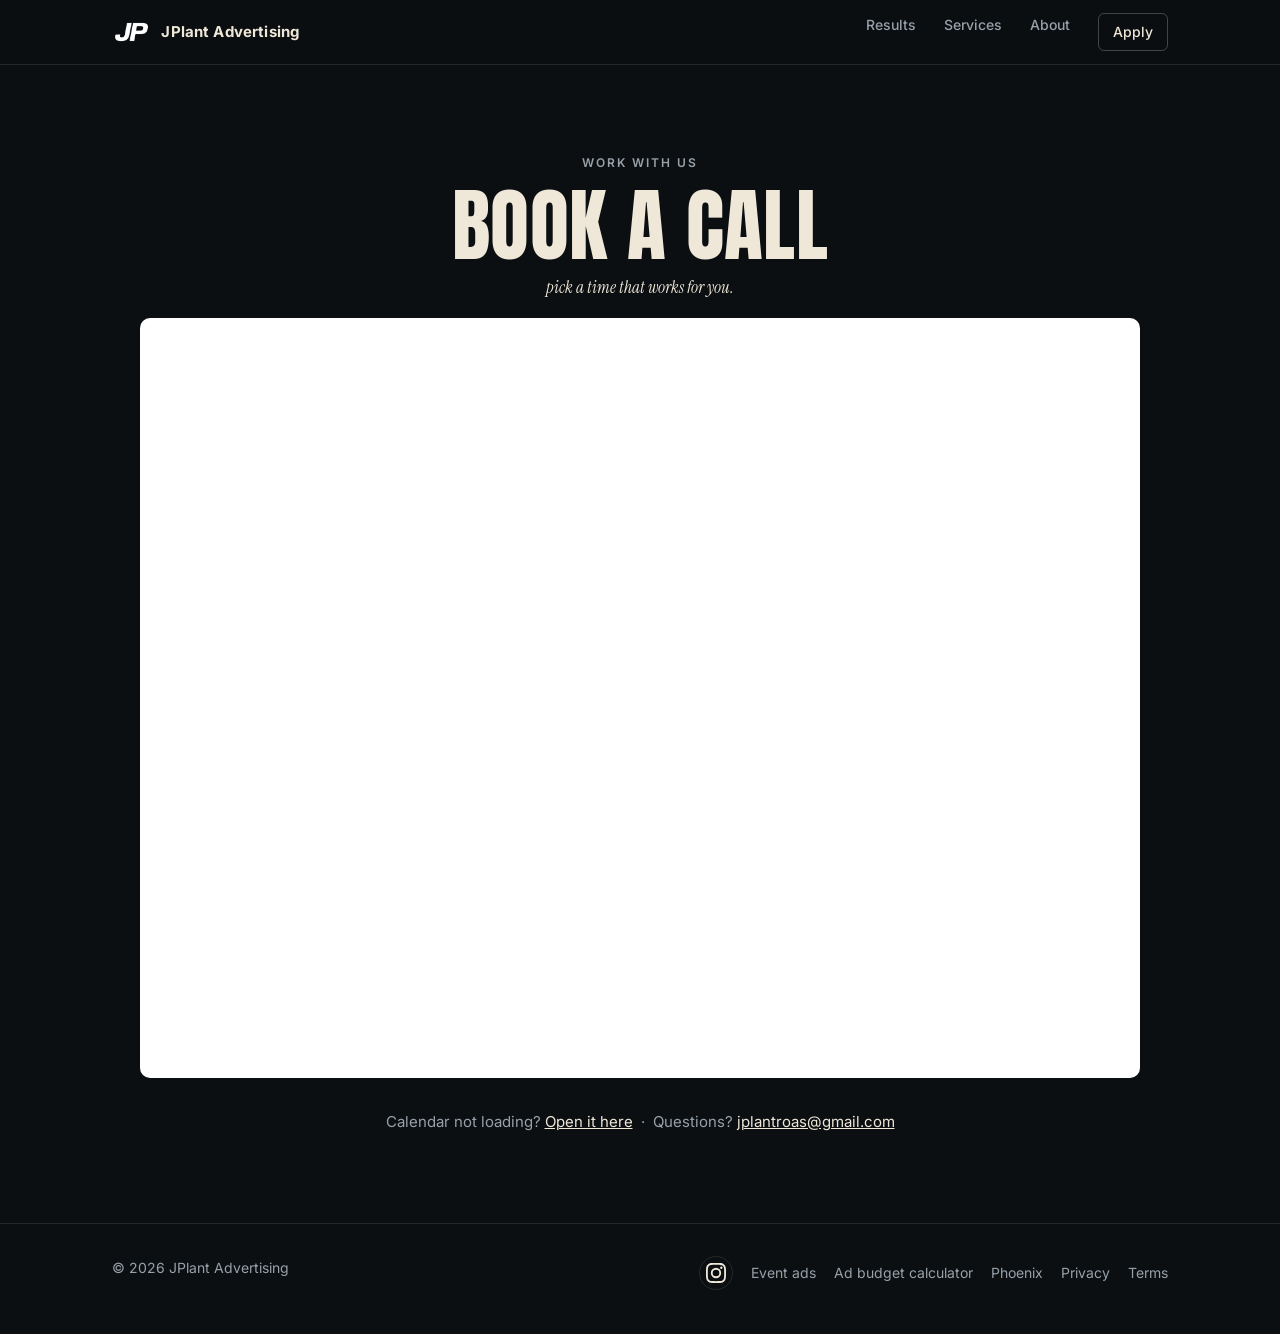
<file: book-a-call/index.html>
<!doctype html><html lang="en"><head><meta charset="utf-8"><meta http-equiv="Content-Security-Policy" content="default-src 'self'; script-src 'self'; style-src 'self'; img-src 'self' data:; font-src 'self'; connect-src 'self'; frame-src https://calendar.google.com; form-action 'self' mailto:; base-uri 'self'; object-src 'none'; upgrade-insecure-requests"><meta name="referrer" content="strict-origin-when-cross-origin"><link rel="icon" href="/favicon.svg" type="image/svg+xml"><link rel="icon" href="/favicon.ico" sizes="32x32"><link rel="apple-touch-icon" href="/img/icons/apple-touch-icon.png"><meta name="theme-color" content="#0B0F12"><meta name="viewport" content="width=device-width,initial-scale=1"><link rel="stylesheet" href="/style.css?v=16"><title>Book a Call | JPlant Advertising</title><link rel="canonical" href="https://jplantadvertising.com/book-a-call/"><meta property="og:type" content="website"><meta property="og:site_name" content="JPlant Advertising"><meta property="og:title" content="Book a Call | JPlant Advertising"><meta property="og:description" content="Pick a time to talk with Jonathan Plant."><meta property="og:url" content="https://jplantadvertising.com/book-a-call/"><meta property="og:image" content="https://jplantadvertising.com/img/og.png"><meta property="og:image:width" content="1200"><meta property="og:image:height" content="630"><meta name="twitter:card" content="summary_large_image"><meta name="twitter:image" content="https://jplantadvertising.com/img/og.png"></head><body>
<header class="top"><div class="wrap"><a class="brand" href="/"><img src="/img/logos/jplant-advertising.png" alt="JP"><span>JPlant Advertising</span></a><nav><a href="/#results">Results</a><a href="/#services">Services</a><a href="/#about">About</a><a href="/apply/" class="nav-cta">Apply</a></nav></div></header>
<main class="book"><div class="wrap">
<div class="kicker center">Work with us</div>
<h1 class="display center">Book a call</h1>
<p class="serif center">pick a time that works for you.</p>
<div class="book-frame"><iframe src="https://calendar.google.com/calendar/appointments/schedules/AcZssZ1Y_c7sBb69tApz1T8S7T6GHWcykB64IckkrtPJGxlmTkXc1n3xDxMv3GZO2yI_5G5czu58UKA7?gv=true" title="Book a call with Jonathan Plant"></iframe></div>
<p class="contact-line center">Calendar not loading? <a href="https://calendar.app.google/ieYpR42JUUyJ1dF28" target="_blank" rel="noopener">Open it here</a> &nbsp;·&nbsp; Questions? <a href="mailto:jplantroas@gmail.com">jplantroas@gmail.com</a></p>
</div></main>
<footer><div class="wrap"><div>&copy; 2026 JPlant Advertising</div><div class="foot-links"><a class="social" href="https://www.instagram.com/jplant.advertising/" target="_blank" rel="noopener" aria-label="JPlant Advertising on Instagram"><svg viewBox="0 0 24 24" width="20" height="20" aria-hidden="true"><path fill="currentColor" d="M12 2.2c3.2 0 3.6 0 4.8.1 1.2.1 1.8.2 2.2.4.6.2 1 .5 1.4.9.4.4.7.8.9 1.4.2.4.4 1 .4 2.2.1 1.3.1 1.6.1 4.8s0 3.6-.1 4.8c-.1 1.2-.2 1.8-.4 2.2-.2.6-.5 1-.9 1.4-.4.4-.8.7-1.4.9-.4.2-1 .4-2.2.4-1.3.1-1.6.1-4.8.1s-3.6 0-4.8-.1c-1.2-.1-1.8-.2-2.2-.4-.6-.2-1-.5-1.4-.9-.4-.4-.7-.8-.9-1.4-.2-.4-.4-1-.4-2.2-.1-1.3-.1-1.6-.1-4.8s0-3.6.1-4.8c.1-1.2.2-1.8.4-2.2.2-.6.5-1 .9-1.4.4-.4.8-.7 1.4-.9.4-.2 1-.4 2.2-.4 1.3-.1 1.6-.1 4.8-.1M12 0C8.7 0 8.3 0 7.1.1 5.8.1 4.9.3 4.1.6c-.8.3-1.5.7-2.1 1.4C1.3 2.6.9 3.3.6 4.1.3 4.9.1 5.8.1 7.1 0 8.3 0 8.7 0 12s0 3.7.1 4.9c.1 1.3.3 2.2.6 2.9.3.8.7 1.5 1.4 2.1.7.7 1.3 1.1 2.1 1.4.8.3 1.7.5 2.9.6 1.3.1 1.7.1 4.9.1s3.7 0 4.9-.1c1.3-.1 2.2-.3 2.9-.6.8-.3 1.5-.7 2.1-1.4.7-.7 1.1-1.3 1.4-2.1.3-.8.5-1.7.6-2.9.1-1.3.1-1.7.1-4.9s0-3.7-.1-4.9c-.1-1.3-.3-2.2-.6-2.9-.3-.8-.7-1.5-1.4-2.1C21.4 1.3 20.7.9 19.9.6 19.1.3 18.2.1 16.9.1 15.7 0 15.3 0 12 0zm0 5.8a6.2 6.2 0 1 0 0 12.4 6.2 6.2 0 0 0 0-12.4zM12 16a4 4 0 1 1 0-8 4 4 0 0 1 0 8zm6.4-11.8a1.4 1.4 0 1 0 0 2.9 1.4 1.4 0 0 0 0-2.9z"/></svg></a><a href="/meta-ads-for-events/">Event ads</a><a href="/tools/ad-budget-calculator/">Ad budget calculator</a><a href="/phoenix-meta-ads-agency/">Phoenix</a><a href="/privacy/">Privacy</a><a href="/terms/">Terms</a></div></div></footer>
</body></html>
</file>
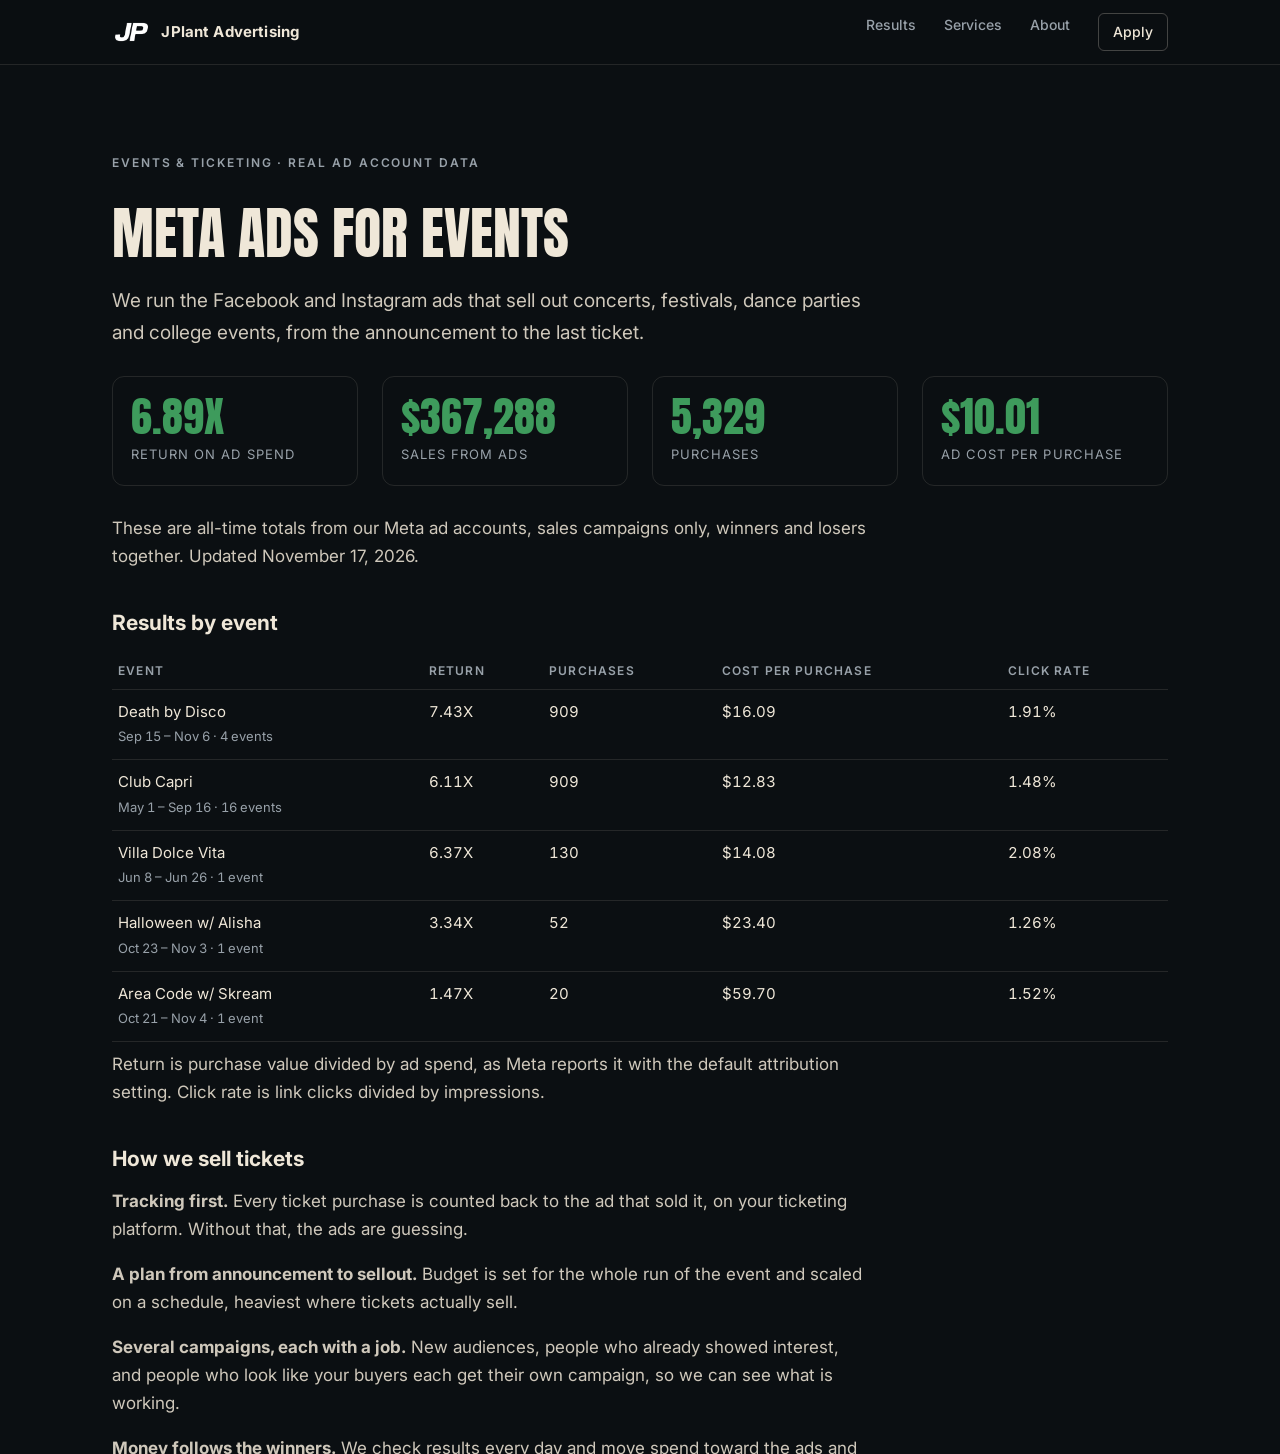
<file: event-ad-benchmarks/index.html>
<!doctype html><html lang="en"><head><meta charset="utf-8"><title>Moved</title><link rel="canonical" href="https://jplantadvertising.com/meta-ads-for-events/"><meta http-equiv="refresh" content="0; url=/meta-ads-for-events/"><meta name="robots" content="noindex"></head><body><p>This page moved to <a href="/meta-ads-for-events/">https://jplantadvertising.com/meta-ads-for-events/</a>.</p></body></html>
</file>
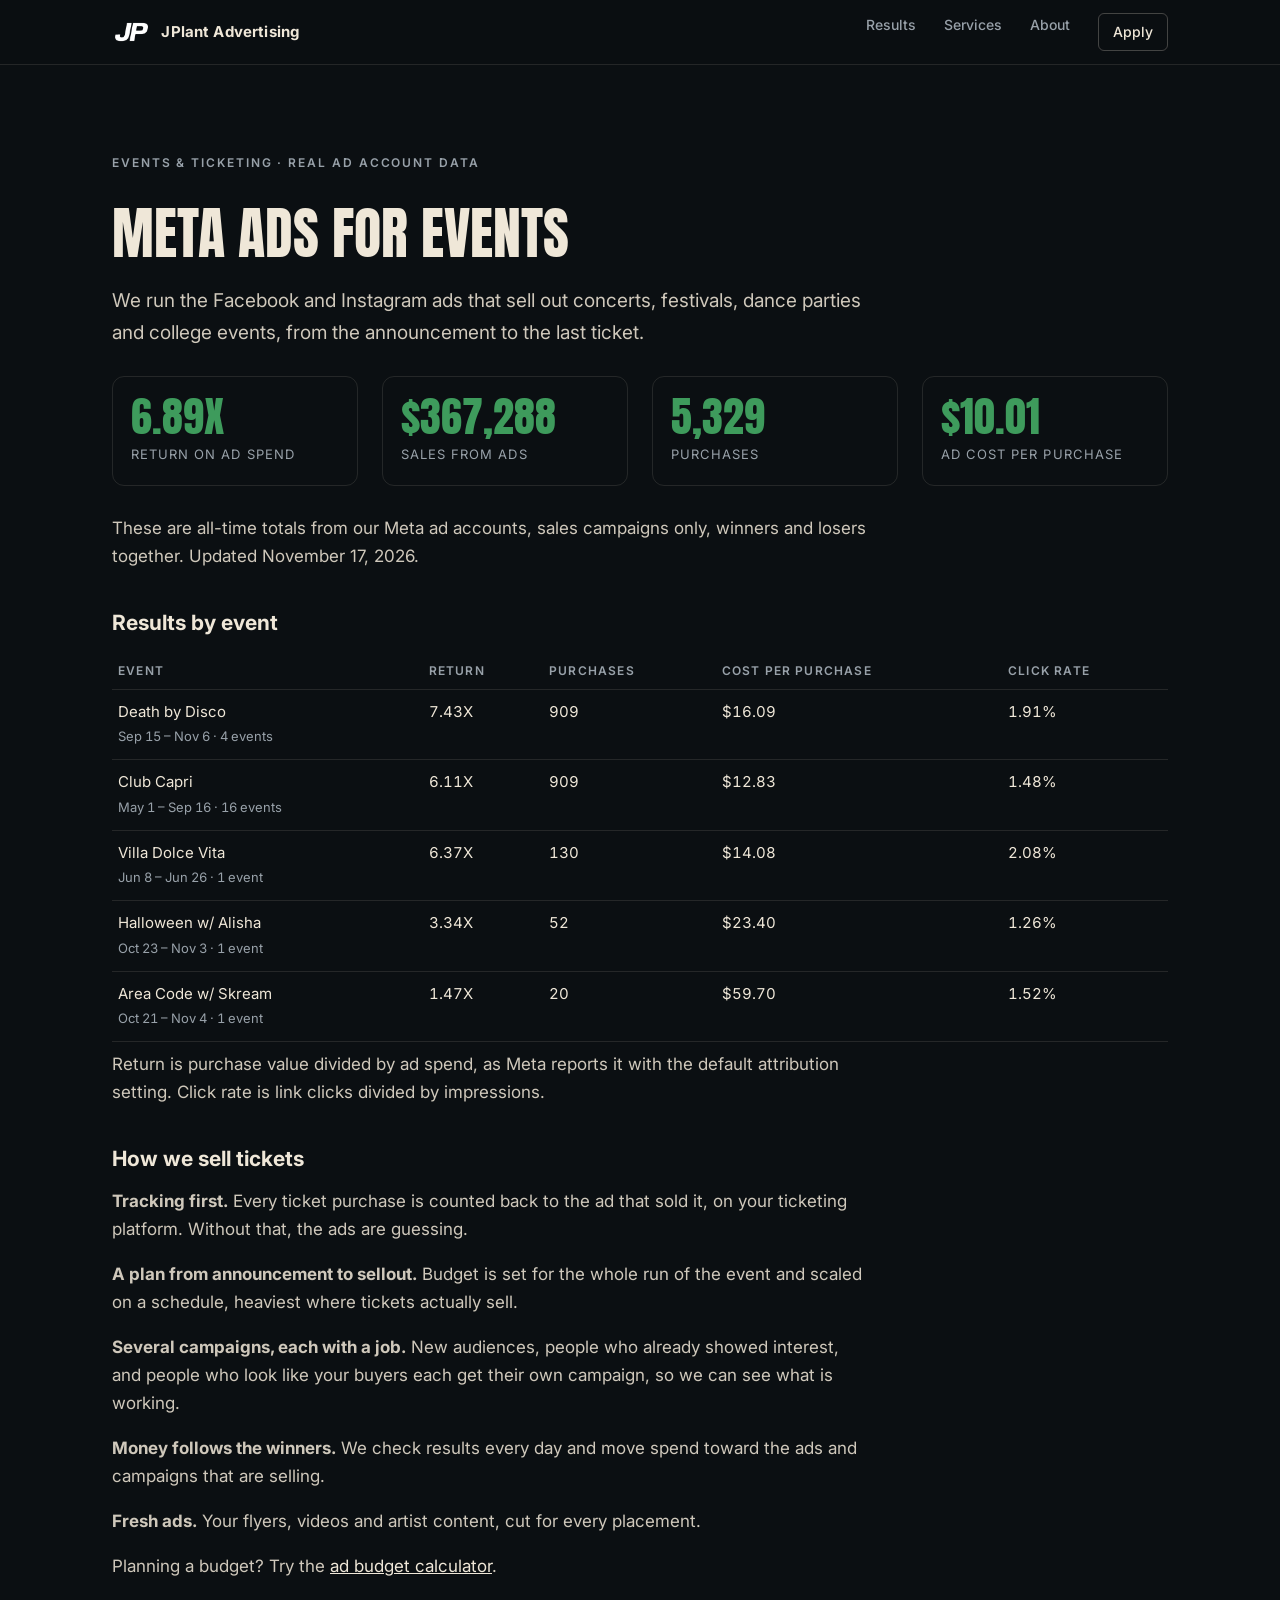
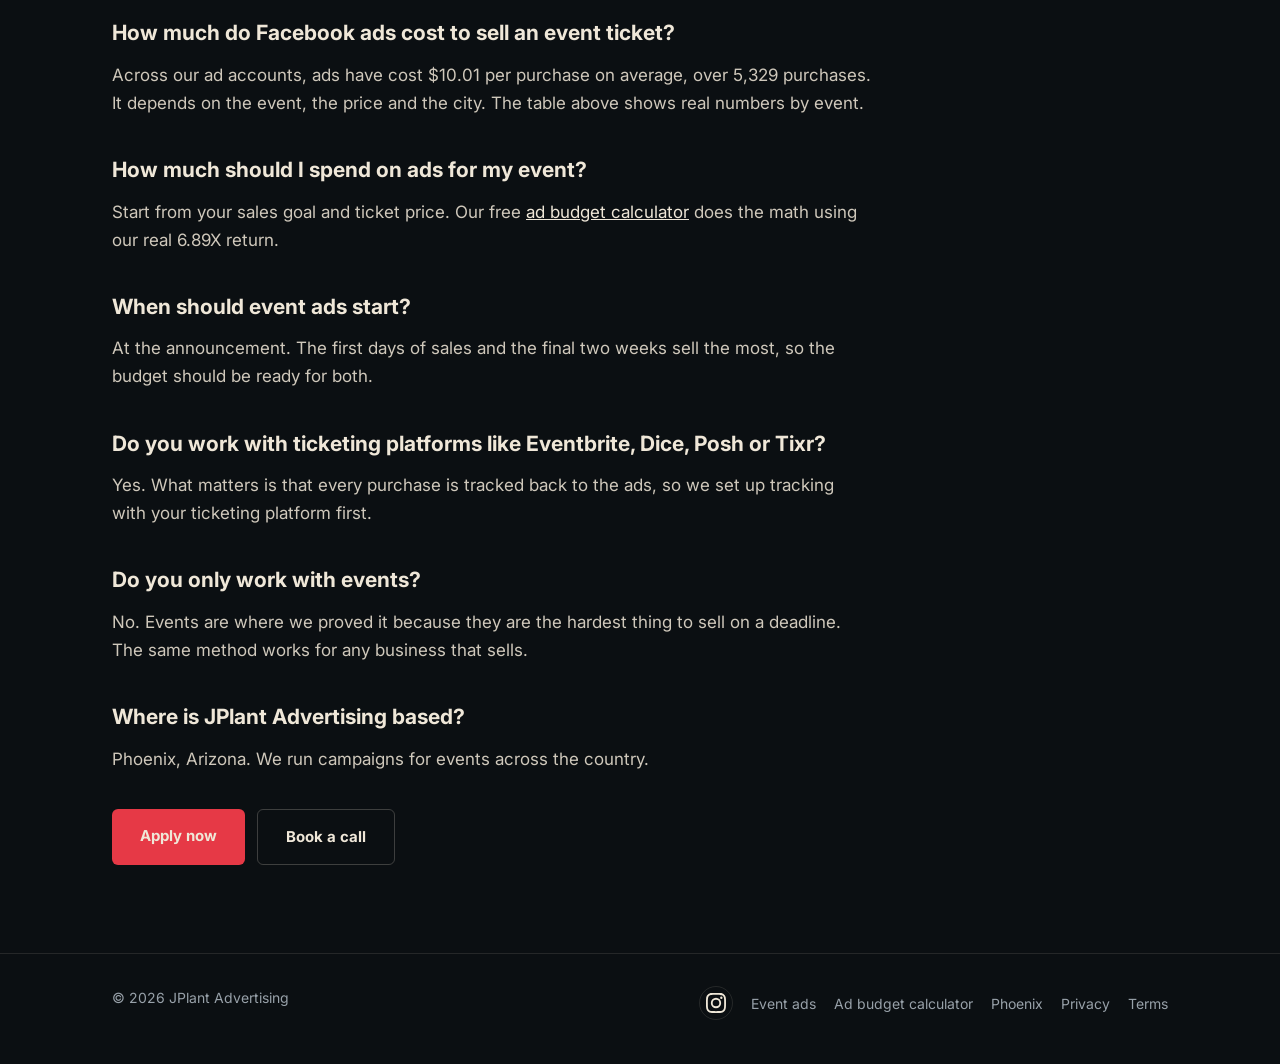
<file: meta-ads-for-events/index.html>
<!doctype html><html lang="en"><head><meta charset="utf-8"><meta http-equiv="Content-Security-Policy" content="default-src 'self'; script-src 'self'; style-src 'self'; img-src 'self' data:; font-src 'self'; connect-src 'self'; form-action 'self' mailto:; base-uri 'self'; object-src 'none'; upgrade-insecure-requests"><meta name="referrer" content="strict-origin-when-cross-origin"><link rel="icon" href="/favicon.svg" type="image/svg+xml"><link rel="icon" href="/favicon.ico" sizes="32x32"><link rel="apple-touch-icon" href="/img/icons/apple-touch-icon.png"><meta name="theme-color" content="#0B0F12"><meta name="viewport" content="width=device-width,initial-scale=1"><link rel="preload" href="/fonts/Anton-Regular.ttf" as="font" type="font/ttf" crossorigin><link rel="stylesheet" href="/style.css?v=16"><title>Meta Ads for Events: Facebook & Instagram Ads That Sell Tickets | JPlant Advertising</title><meta name="description" content="JPlant Advertising runs Facebook and Instagram ads that sell event tickets. Real results from our ad accounts: 6.89X return on $53,335 in ad spend, 5,329 purchases at $10.01 each."><link rel="canonical" href="https://jplantadvertising.com/meta-ads-for-events/"><meta property="og:type" content="article"><meta property="og:site_name" content="JPlant Advertising"><meta property="og:title" content="Meta Ads for Events: Facebook & Instagram Ads That Sell Tickets | JPlant Advertising"><meta property="og:description" content="JPlant Advertising runs Facebook and Instagram ads that sell event tickets. Real results from our ad accounts: 6.89X return on $53,335 in ad spend, 5,329 purchases at $10.01 each."><meta property="og:url" content="https://jplantadvertising.com/meta-ads-for-events/"><meta property="og:image" content="https://jplantadvertising.com/img/og.png"><meta property="og:image:width" content="1200"><meta property="og:image:height" content="630"><meta name="twitter:card" content="summary_large_image"><meta name="twitter:image" content="https://jplantadvertising.com/img/og.png"><script type="application/ld+json">{"@context": "https://schema.org", "@type": "Service", "name": "Meta ads for events and ticket sales", "serviceType": "Facebook and Instagram advertising for ticketed events", "provider": {"@type": "Organization", "name": "JPlant Advertising", "url": "https://jplantadvertising.com"}, "areaServed": "United States", "url": "https://jplantadvertising.com/meta-ads-for-events/"}</script><script type="application/ld+json">{"@context": "https://schema.org", "@type": "FAQPage", "mainEntity": [{"@type": "Question", "name": "How much do Facebook ads cost to sell an event ticket?", "acceptedAnswer": {"@type": "Answer", "text": "Across our ad accounts, ads have cost $10.01 per purchase on average, over 5,329 purchases. It depends on the event, the price and the city. The table above shows real numbers by event."}}, {"@type": "Question", "name": "How much should I spend on ads for my event?", "acceptedAnswer": {"@type": "Answer", "text": "Start from your sales goal and ticket price. Our free ad budget calculator does the math using our real 6.89X return."}}, {"@type": "Question", "name": "When should event ads start?", "acceptedAnswer": {"@type": "Answer", "text": "At the announcement. The first days of sales and the final two weeks sell the most, so the budget should be ready for both."}}, {"@type": "Question", "name": "Do you work with ticketing platforms like Eventbrite, Dice, Posh or Tixr?", "acceptedAnswer": {"@type": "Answer", "text": "Yes. What matters is that every purchase is tracked back to the ads, so we set up tracking with your ticketing platform first."}}, {"@type": "Question", "name": "Do you only work with events?", "acceptedAnswer": {"@type": "Answer", "text": "No. Events are where we proved it because they are the hardest thing to sell on a deadline. The same method works for any business that sells."}}, {"@type": "Question", "name": "Where is JPlant Advertising based?", "acceptedAnswer": {"@type": "Answer", "text": "Phoenix, Arizona. We run campaigns for events across the country."}}]}</script><script type="application/ld+json">{"@context": "https://schema.org", "@type": "BreadcrumbList", "itemListElement": [{"@type": "ListItem", "position": 1, "name": "Home", "item": "https://jplantadvertising.com/"}, {"@type": "ListItem", "position": 2, "name": "Meta ads for events", "item": "https://jplantadvertising.com/meta-ads-for-events/"}]}</script></head><body>
<header class="top"><div class="wrap"><a class="brand" href="/"><img src="/img/logos/jplant-advertising.png" alt="JP"><span>JPlant Advertising</span></a><nav><a href="/#results">Results</a><a href="/#services">Services</a><a href="/#about">About</a><a href="/apply/" class="nav-cta">Apply</a></nav></div></header>
<main class="doc seo"><div class="wrap">
<div class="kicker">Events & ticketing · Real ad account data</div>
<h1>Meta ads for events</h1>
<p class="lede">We run the Facebook and Instagram ads that sell out concerts, festivals, dance parties and college events, from the announcement to the last ticket.</p>
<div class="stat-row"><div><b>6.89X</b><span>return on ad spend</span></div><div><b>$367,288</b><span>sales from ads</span></div><div><b>5,329</b><span>purchases</span></div><div><b>$10.01</b><span>ad cost per purchase</span></div></div>
<p>These are all-time totals from our Meta ad accounts, sales campaigns only, winners and losers together. Updated November 17, 2026.</p>
<h2>Results by event</h2>
<div class="tbl"><table><thead><tr><th>Event</th><th>Return</th><th>Purchases</th><th>Cost per purchase</th><th>Click rate</th></tr></thead><tbody><tr><td>Death by Disco<br><small>Sep 15 – Nov 6 · 4 events</small></td><td>7.43X</td><td>909</td><td>$16.09</td><td>1.91%</td></tr><tr><td>Club Capri<br><small>May 1 – Sep 16 · 16 events</small></td><td>6.11X</td><td>909</td><td>$12.83</td><td>1.48%</td></tr><tr><td>Villa Dolce Vita<br><small>Jun 8 – Jun 26 · 1 event</small></td><td>6.37X</td><td>130</td><td>$14.08</td><td>2.08%</td></tr><tr><td>Halloween w/ Alisha<br><small>Oct 23 – Nov 3 · 1 event</small></td><td>3.34X</td><td>52</td><td>$23.40</td><td>1.26%</td></tr><tr><td>Area Code w/ Skream<br><small>Oct 21 – Nov 4 · 1 event</small></td><td>1.47X</td><td>20</td><td>$59.70</td><td>1.52%</td></tr></tbody></table></div>
<p>Return is purchase value divided by ad spend, as Meta reports it with the default attribution setting. Click rate is link clicks divided by impressions.</p>
<h2>How we sell tickets</h2>
<p><strong>Tracking first.</strong> Every ticket purchase is counted back to the ad that sold it, on your ticketing platform. Without that, the ads are guessing.</p>
<p><strong>A plan from announcement to sellout.</strong> Budget is set for the whole run of the event and scaled on a schedule, heaviest where tickets actually sell.</p>
<p><strong>Several campaigns, each with a job.</strong> New audiences, people who already showed interest, and people who look like your buyers each get their own campaign, so we can see what is working.</p>
<p><strong>Money follows the winners.</strong> We check results every day and move spend toward the ads and campaigns that are selling.</p>
<p><strong>Fresh ads.</strong> Your flyers, videos and artist content, cut for every placement.</p>
<p>Planning a budget? Try the <a href="/tools/ad-budget-calculator/">ad budget calculator</a>.</p>
<h2>How much do Facebook ads cost to sell an event ticket?</h2><p>Across our ad accounts, ads have cost $10.01 per purchase on average, over 5,329 purchases. It depends on the event, the price and the city. The table above shows real numbers by event.</p><h2>How much should I spend on ads for my event?</h2><p>Start from your sales goal and ticket price. Our free <a href="/tools/ad-budget-calculator/">ad budget calculator</a> does the math using our real 6.89X return.</p><h2>When should event ads start?</h2><p>At the announcement. The first days of sales and the final two weeks sell the most, so the budget should be ready for both.</p><h2>Do you work with ticketing platforms like Eventbrite, Dice, Posh or Tixr?</h2><p>Yes. What matters is that every purchase is tracked back to the ads, so we set up tracking with your ticketing platform first.</p><h2>Do you only work with events?</h2><p>No. Events are where we proved it because they are the hardest thing to sell on a deadline. The same method works for any business that sells.</p><h2>Where is JPlant Advertising based?</h2><p>Phoenix, Arizona. We run campaigns for events across the country.</p>
<div class="ctas"><a class="btn" href="/apply/">Apply now</a><a class="btn ghost" href="/book-a-call/">Book a call</a></div>
</div></main>
<footer><div class="wrap"><div>&copy; 2026 JPlant Advertising</div><div class="foot-links"><a class="social" href="https://www.instagram.com/jplant.advertising/" target="_blank" rel="noopener" aria-label="JPlant Advertising on Instagram"><svg viewBox="0 0 24 24" width="20" height="20" aria-hidden="true"><path fill="currentColor" d="M12 2.2c3.2 0 3.6 0 4.8.1 1.2.1 1.8.2 2.2.4.6.2 1 .5 1.4.9.4.4.7.8.9 1.4.2.4.4 1 .4 2.2.1 1.3.1 1.6.1 4.8s0 3.6-.1 4.8c-.1 1.2-.2 1.8-.4 2.2-.2.6-.5 1-.9 1.4-.4.4-.8.7-1.4.9-.4.2-1 .4-2.2.4-1.3.1-1.6.1-4.8.1s-3.6 0-4.8-.1c-1.2-.1-1.8-.2-2.2-.4-.6-.2-1-.5-1.4-.9-.4-.4-.7-.8-.9-1.4-.2-.4-.4-1-.4-2.2-.1-1.3-.1-1.6-.1-4.8s0-3.6.1-4.8c.1-1.2.2-1.8.4-2.2.2-.6.5-1 .9-1.4.4-.4.8-.7 1.4-.9.4-.2 1-.4 2.2-.4 1.3-.1 1.6-.1 4.8-.1M12 0C8.7 0 8.3 0 7.1.1 5.8.1 4.9.3 4.1.6c-.8.3-1.5.7-2.1 1.4C1.3 2.6.9 3.3.6 4.1.3 4.9.1 5.8.1 7.1 0 8.3 0 8.7 0 12s0 3.7.1 4.9c.1 1.3.3 2.2.6 2.9.3.8.7 1.5 1.4 2.1.7.7 1.3 1.1 2.1 1.4.8.3 1.7.5 2.9.6 1.3.1 1.7.1 4.9.1s3.7 0 4.9-.1c1.3-.1 2.2-.3 2.9-.6.8-.3 1.5-.7 2.1-1.4.7-.7 1.1-1.3 1.4-2.1.3-.8.5-1.7.6-2.9.1-1.3.1-1.7.1-4.9s0-3.7-.1-4.9c-.1-1.3-.3-2.2-.6-2.9-.3-.8-.7-1.5-1.4-2.1C21.4 1.3 20.7.9 19.9.6 19.1.3 18.2.1 16.9.1 15.7 0 15.3 0 12 0zm0 5.8a6.2 6.2 0 1 0 0 12.4 6.2 6.2 0 0 0 0-12.4zM12 16a4 4 0 1 1 0-8 4 4 0 0 1 0 8zm6.4-11.8a1.4 1.4 0 1 0 0 2.9 1.4 1.4 0 0 0 0-2.9z"/></svg></a><a href="/meta-ads-for-events/">Event ads</a><a href="/tools/ad-budget-calculator/">Ad budget calculator</a><a href="/phoenix-meta-ads-agency/">Phoenix</a><a href="/privacy/">Privacy</a><a href="/terms/">Terms</a></div></div></footer>
<script src="/js/site.js?v=3" defer></script>
</body></html>
</file>
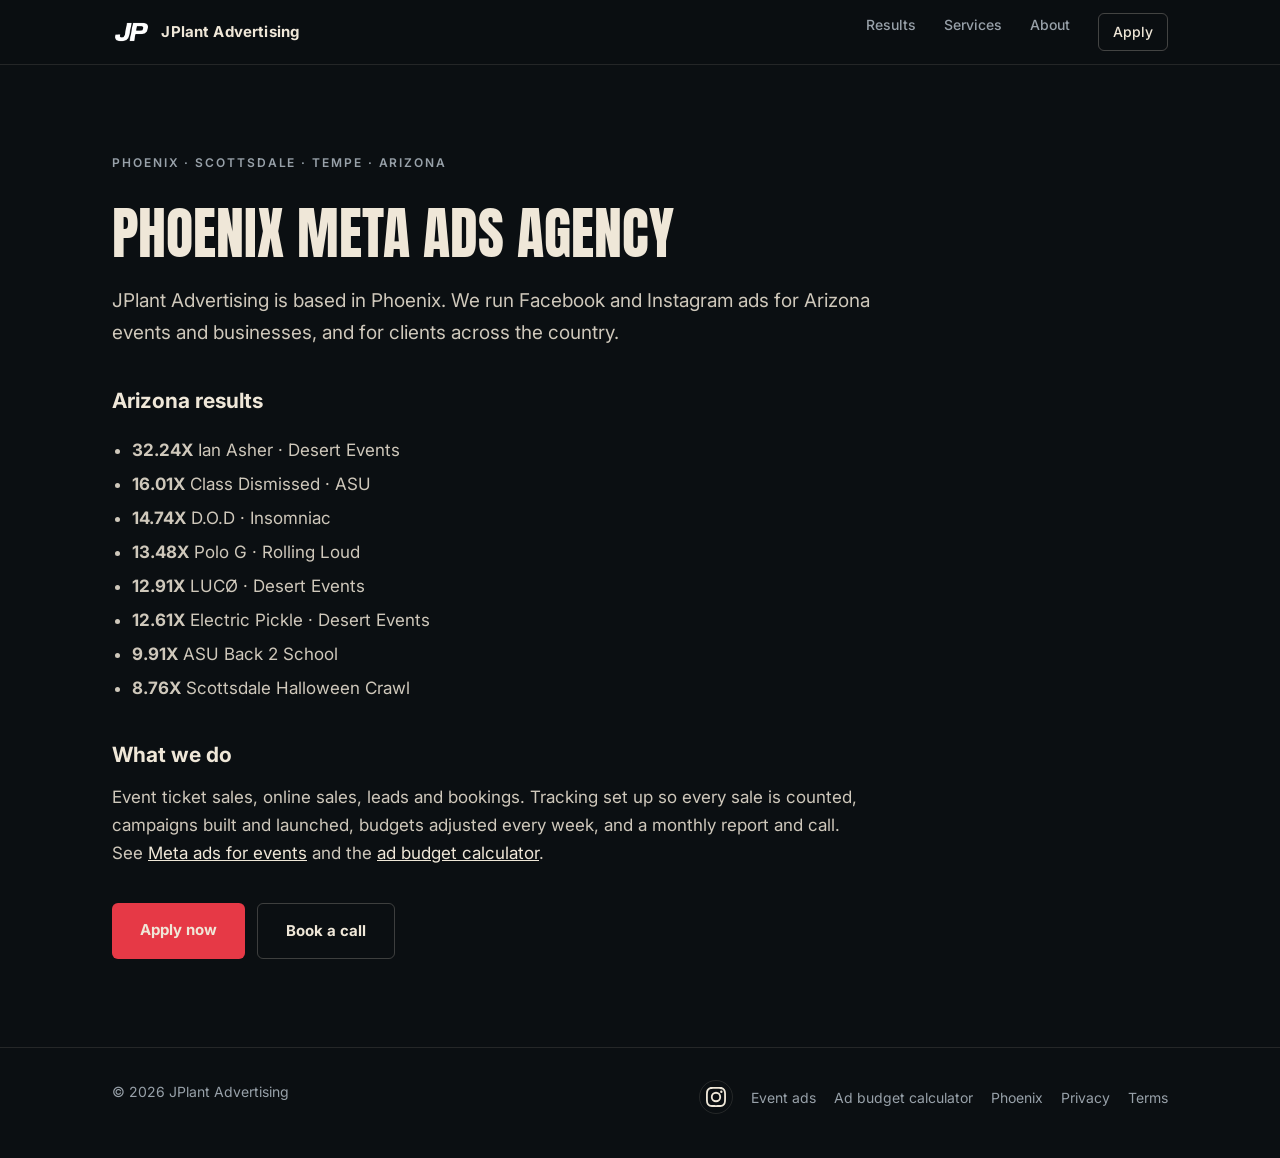
<file: phoenix-meta-ads-agency/index.html>
<!doctype html><html lang="en"><head><meta charset="utf-8"><meta http-equiv="Content-Security-Policy" content="default-src 'self'; script-src 'self'; style-src 'self'; img-src 'self' data:; font-src 'self'; connect-src 'self'; form-action 'self' mailto:; base-uri 'self'; object-src 'none'; upgrade-insecure-requests"><meta name="referrer" content="strict-origin-when-cross-origin"><link rel="icon" href="/favicon.svg" type="image/svg+xml"><link rel="icon" href="/favicon.ico" sizes="32x32"><link rel="apple-touch-icon" href="/img/icons/apple-touch-icon.png"><meta name="theme-color" content="#0B0F12"><meta name="viewport" content="width=device-width,initial-scale=1"><link rel="preload" href="/fonts/Anton-Regular.ttf" as="font" type="font/ttf" crossorigin><link rel="stylesheet" href="/style.css?v=16"><title>Phoenix Meta Ads Agency for Events & Businesses | JPlant Advertising</title><meta name="description" content="Phoenix, Arizona Facebook and Instagram ads agency. Arizona events and businesses, real results: 6.88X blended return on ad spend."><link rel="canonical" href="https://jplantadvertising.com/phoenix-meta-ads-agency/"><meta property="og:type" content="article"><meta property="og:site_name" content="JPlant Advertising"><meta property="og:title" content="Phoenix Meta Ads Agency for Events & Businesses | JPlant Advertising"><meta property="og:description" content="Phoenix, Arizona Facebook and Instagram ads agency. Arizona events and businesses, real results: 6.88X blended return on ad spend."><meta property="og:url" content="https://jplantadvertising.com/phoenix-meta-ads-agency/"><meta property="og:image" content="https://jplantadvertising.com/img/og.png"><meta property="og:image:width" content="1200"><meta property="og:image:height" content="630"><meta name="twitter:card" content="summary_large_image"><meta name="twitter:image" content="https://jplantadvertising.com/img/og.png"><script type="application/ld+json">{"@context": "https://schema.org", "@type": "ProfessionalService", "name": "JPlant Advertising", "url": "https://jplantadvertising.com", "image": "https://jplantadvertising.com/img/og.png", "areaServed": [{"@type": "City", "name": "Phoenix"}, {"@type": "City", "name": "Scottsdale"}, {"@type": "City", "name": "Tempe"}, {"@type": "City", "name": "Mesa"}, {"@type": "State", "name": "Arizona"}], "address": {"@type": "PostalAddress", "addressLocality": "Phoenix", "addressRegion": "AZ", "addressCountry": "US"}, "founder": {"@type": "Person", "name": "Jonathan Plant"}}</script><script type="application/ld+json">{"@context": "https://schema.org", "@type": "BreadcrumbList", "itemListElement": [{"@type": "ListItem", "position": 1, "name": "Home", "item": "https://jplantadvertising.com/"}, {"@type": "ListItem", "position": 2, "name": "Phoenix Meta ads agency", "item": "https://jplantadvertising.com/phoenix-meta-ads-agency/"}]}</script></head><body>
<header class="top"><div class="wrap"><a class="brand" href="/"><img src="/img/logos/jplant-advertising.png" alt="JP"><span>JPlant Advertising</span></a><nav><a href="/#results">Results</a><a href="/#services">Services</a><a href="/#about">About</a><a href="/apply/" class="nav-cta">Apply</a></nav></div></header>
<main class="doc seo"><div class="wrap">
<div class="kicker">Phoenix · Scottsdale · Tempe · Arizona</div>
<h1>Phoenix Meta ads agency</h1>
<p class="lede">JPlant Advertising is based in Phoenix. We run Facebook and Instagram ads for Arizona events and businesses, and for clients across the country.</p>
<h2>Arizona results</h2>
<ul><li><strong>32.24X</strong> Ian Asher · Desert Events</li><li><strong>16.01X</strong> Class Dismissed · ASU</li><li><strong>14.74X</strong> D.O.D · Insomniac</li><li><strong>13.48X</strong> Polo G · Rolling Loud</li><li><strong>12.91X</strong> LUCØ · Desert Events</li><li><strong>12.61X</strong> Electric Pickle · Desert Events</li><li><strong>9.91X</strong> ASU Back 2 School</li><li><strong>8.76X</strong> Scottsdale Halloween Crawl</li></ul>
<h2>What we do</h2>
<p>Event ticket sales, online sales, leads and bookings. Tracking set up so every sale is counted, campaigns built and launched, budgets adjusted every week, and a monthly report and call. See <a href="/meta-ads-for-events/">Meta ads for events</a> and the <a href="/tools/ad-budget-calculator/">ad budget calculator</a>.</p>
<div class="ctas"><a class="btn" href="/apply/">Apply now</a><a class="btn ghost" href="/book-a-call/">Book a call</a></div>
</div></main>
<footer><div class="wrap"><div>&copy; 2026 JPlant Advertising</div><div class="foot-links"><a class="social" href="https://www.instagram.com/jplant.advertising/" target="_blank" rel="noopener" aria-label="JPlant Advertising on Instagram"><svg viewBox="0 0 24 24" width="20" height="20" aria-hidden="true"><path fill="currentColor" d="M12 2.2c3.2 0 3.6 0 4.8.1 1.2.1 1.8.2 2.2.4.6.2 1 .5 1.4.9.4.4.7.8.9 1.4.2.4.4 1 .4 2.2.1 1.3.1 1.6.1 4.8s0 3.6-.1 4.8c-.1 1.2-.2 1.8-.4 2.2-.2.6-.5 1-.9 1.4-.4.4-.8.7-1.4.9-.4.2-1 .4-2.2.4-1.3.1-1.6.1-4.8.1s-3.6 0-4.8-.1c-1.2-.1-1.8-.2-2.2-.4-.6-.2-1-.5-1.4-.9-.4-.4-.7-.8-.9-1.4-.2-.4-.4-1-.4-2.2-.1-1.3-.1-1.6-.1-4.8s0-3.6.1-4.8c.1-1.2.2-1.8.4-2.2.2-.6.5-1 .9-1.4.4-.4.8-.7 1.4-.9.4-.2 1-.4 2.2-.4 1.3-.1 1.6-.1 4.8-.1M12 0C8.7 0 8.3 0 7.1.1 5.8.1 4.9.3 4.1.6c-.8.3-1.5.7-2.1 1.4C1.3 2.6.9 3.3.6 4.1.3 4.9.1 5.8.1 7.1 0 8.3 0 8.7 0 12s0 3.7.1 4.9c.1 1.3.3 2.2.6 2.9.3.8.7 1.5 1.4 2.1.7.7 1.3 1.1 2.1 1.4.8.3 1.7.5 2.9.6 1.3.1 1.7.1 4.9.1s3.7 0 4.9-.1c1.3-.1 2.2-.3 2.9-.6.8-.3 1.5-.7 2.1-1.4.7-.7 1.1-1.3 1.4-2.1.3-.8.5-1.7.6-2.9.1-1.3.1-1.7.1-4.9s0-3.7-.1-4.9c-.1-1.3-.3-2.2-.6-2.9-.3-.8-.7-1.5-1.4-2.1C21.4 1.3 20.7.9 19.9.6 19.1.3 18.2.1 16.9.1 15.7 0 15.3 0 12 0zm0 5.8a6.2 6.2 0 1 0 0 12.4 6.2 6.2 0 0 0 0-12.4zM12 16a4 4 0 1 1 0-8 4 4 0 0 1 0 8zm6.4-11.8a1.4 1.4 0 1 0 0 2.9 1.4 1.4 0 0 0 0-2.9z"/></svg></a><a href="/meta-ads-for-events/">Event ads</a><a href="/tools/ad-budget-calculator/">Ad budget calculator</a><a href="/phoenix-meta-ads-agency/">Phoenix</a><a href="/privacy/">Privacy</a><a href="/terms/">Terms</a></div></div></footer>
<script src="/js/site.js?v=3" defer></script>
</body></html>
</file>
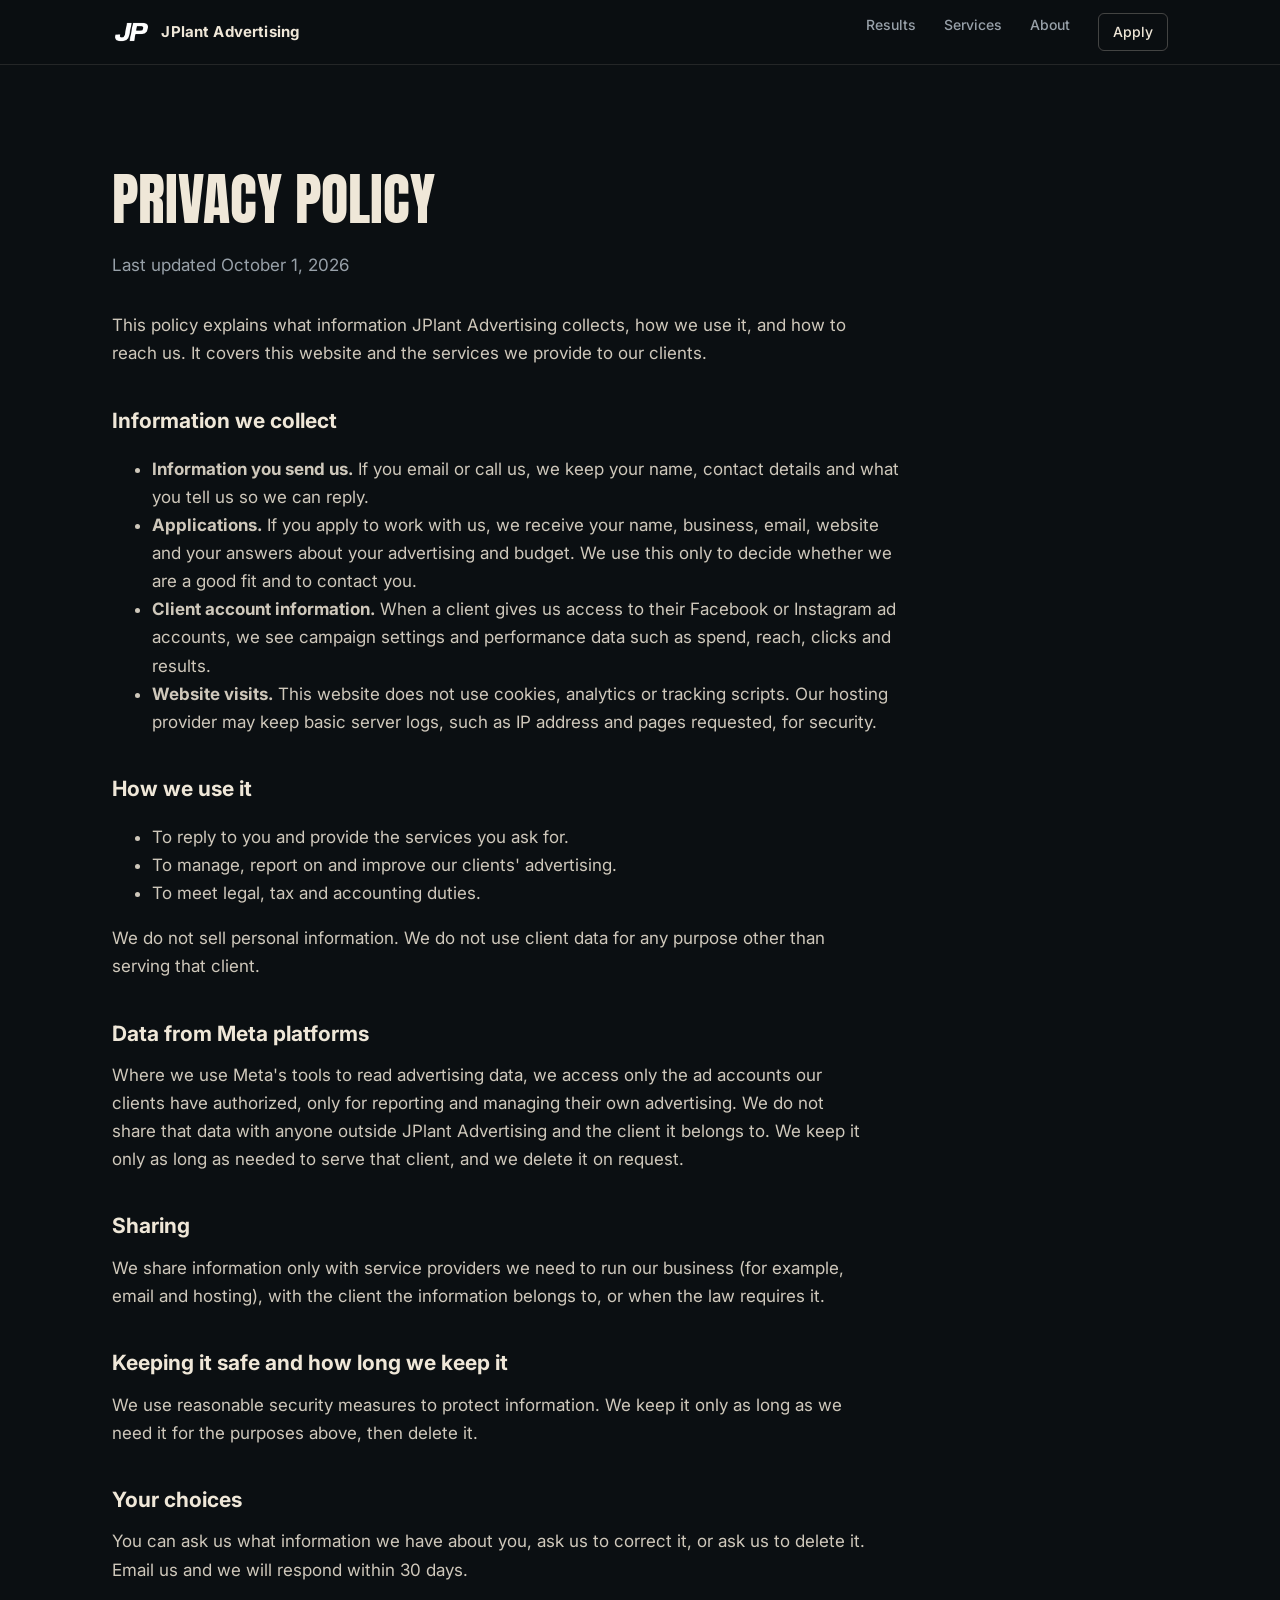
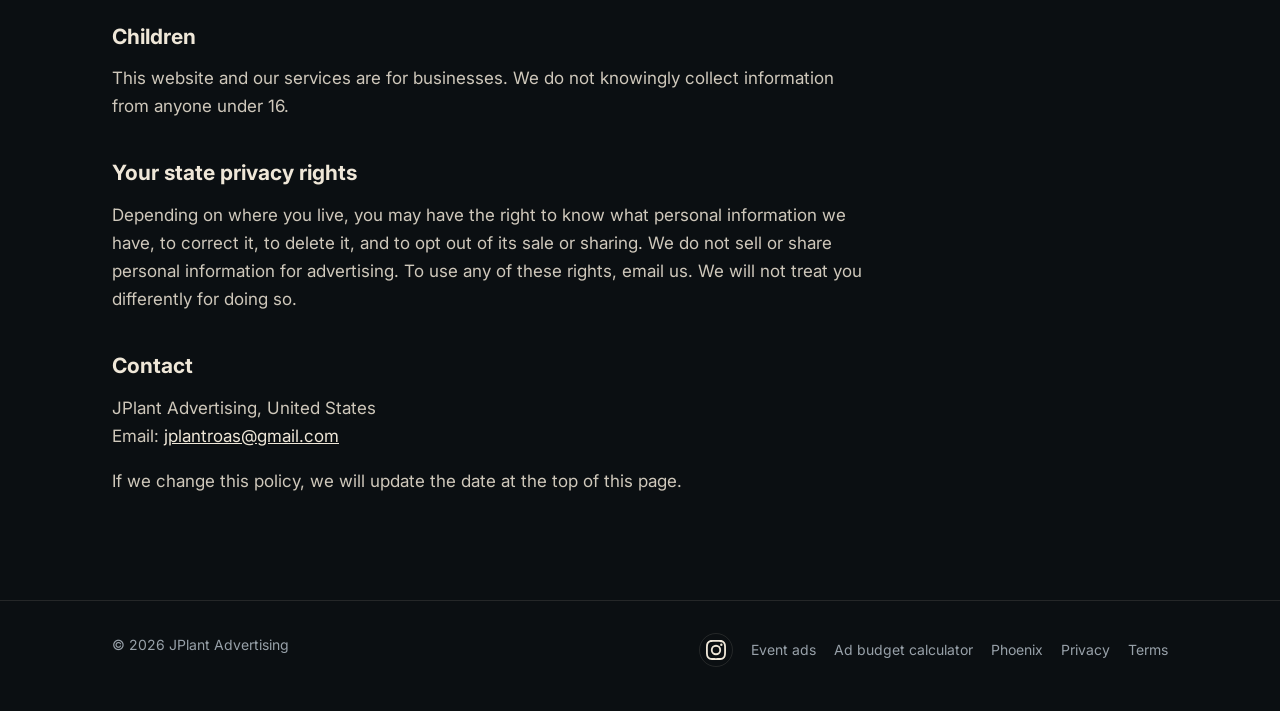
<file: privacy/index.html>
<!doctype html><html lang="en"><head><meta charset="utf-8"><meta http-equiv="Content-Security-Policy" content="default-src 'self'; script-src 'self'; style-src 'self'; img-src 'self' data:; font-src 'self'; connect-src 'self'; form-action 'self' mailto:; base-uri 'self'; object-src 'none'; upgrade-insecure-requests"><meta name="referrer" content="strict-origin-when-cross-origin"><link rel="icon" href="/favicon.svg" type="image/svg+xml"><link rel="icon" href="/favicon.ico" sizes="32x32"><link rel="apple-touch-icon" href="/img/icons/apple-touch-icon.png"><meta name="theme-color" content="#0B0F12"><meta name="viewport" content="width=device-width,initial-scale=1"><link rel="stylesheet" href="/style.css?v=16"><title>Privacy Policy | JPlant Advertising</title><link rel="canonical" href="https://jplantadvertising.com/privacy/"><meta property="og:type" content="website"><meta property="og:site_name" content="JPlant Advertising"><meta property="og:title" content="Privacy Policy | JPlant Advertising"><meta property="og:description" content="How JPlant Advertising handles your information."><meta property="og:url" content="https://jplantadvertising.com/privacy/"><meta property="og:image" content="https://jplantadvertising.com/img/og.png"><meta property="og:image:width" content="1200"><meta property="og:image:height" content="630"><meta name="twitter:card" content="summary_large_image"><meta name="twitter:image" content="https://jplantadvertising.com/img/og.png"></head><body>
<header class="top"><div class="wrap"><a class="brand" href="/"><img src="/img/logos/jplant-advertising.png" alt="JP"><span>JPlant Advertising</span></a><nav><a href="/#results">Results</a><a href="/#services">Services</a><a href="/#about">About</a><a href="/apply/" class="nav-cta">Apply</a></nav></div></header>
<main class="doc"><div class="wrap"><h1>Privacy Policy</h1><p class="date">Last updated October 1, 2026</p>
<p>This policy explains what information JPlant Advertising collects, how we use it, and how to reach us. It covers this website and the services we provide to our clients.</p>
<h2>Information we collect</h2>
<ul><li><strong>Information you send us.</strong> If you email or call us, we keep your name, contact details and what you tell us so we can reply.</li><li><strong>Applications.</strong> If you apply to work with us, we receive your name, business, email, website and your answers about your advertising and budget. We use this only to decide whether we are a good fit and to contact you.</li>
<li><strong>Client account information.</strong> When a client gives us access to their Facebook or Instagram ad accounts, we see campaign settings and performance data such as spend, reach, clicks and results.</li>
<li><strong>Website visits.</strong> This website does not use cookies, analytics or tracking scripts. Our hosting provider may keep basic server logs, such as IP address and pages requested, for security.</li></ul>
<h2>How we use it</h2>
<ul><li>To reply to you and provide the services you ask for.</li><li>To manage, report on and improve our clients' advertising.</li><li>To meet legal, tax and accounting duties.</li></ul>
<p>We do not sell personal information. We do not use client data for any purpose other than serving that client.</p>
<h2>Data from Meta platforms</h2>
<p>Where we use Meta's tools to read advertising data, we access only the ad accounts our clients have authorized, only for reporting and managing their own advertising. We do not share that data with anyone outside JPlant Advertising and the client it belongs to. We keep it only as long as needed to serve that client, and we delete it on request.</p>
<h2>Sharing</h2>
<p>We share information only with service providers we need to run our business (for example, email and hosting), with the client the information belongs to, or when the law requires it.</p>
<h2>Keeping it safe and how long we keep it</h2>
<p>We use reasonable security measures to protect information. We keep it only as long as we need it for the purposes above, then delete it.</p>
<h2>Your choices</h2>
<p>You can ask us what information we have about you, ask us to correct it, or ask us to delete it. Email us and we will respond within 30 days.</p>
<h2>Children</h2><p>This website and our services are for businesses. We do not knowingly collect information from anyone under 16.</p>
<h2>Your state privacy rights</h2><p>Depending on where you live, you may have the right to know what personal information we have, to correct it, to delete it, and to opt out of its sale or sharing. We do not sell or share personal information for advertising. To use any of these rights, email us. We will not treat you differently for doing so.</p>
<h2>Contact</h2>
<p>JPlant Advertising, United States<br>Email: <a href="mailto:jplantroas@gmail.com">jplantroas@gmail.com</a></p>
<p>If we change this policy, we will update the date at the top of this page.</p>
</div></main>
<footer><div class="wrap"><div>&copy; 2026 JPlant Advertising</div><div class="foot-links"><a class="social" href="https://www.instagram.com/jplant.advertising/" target="_blank" rel="noopener" aria-label="JPlant Advertising on Instagram"><svg viewBox="0 0 24 24" width="20" height="20" aria-hidden="true"><path fill="currentColor" d="M12 2.2c3.2 0 3.6 0 4.8.1 1.2.1 1.8.2 2.2.4.6.2 1 .5 1.4.9.4.4.7.8.9 1.4.2.4.4 1 .4 2.2.1 1.3.1 1.6.1 4.8s0 3.6-.1 4.8c-.1 1.2-.2 1.8-.4 2.2-.2.6-.5 1-.9 1.4-.4.4-.8.7-1.4.9-.4.2-1 .4-2.2.4-1.3.1-1.6.1-4.8.1s-3.6 0-4.8-.1c-1.2-.1-1.8-.2-2.2-.4-.6-.2-1-.5-1.4-.9-.4-.4-.7-.8-.9-1.4-.2-.4-.4-1-.4-2.2-.1-1.3-.1-1.6-.1-4.8s0-3.6.1-4.8c.1-1.2.2-1.8.4-2.2.2-.6.5-1 .9-1.4.4-.4.8-.7 1.4-.9.4-.2 1-.4 2.2-.4 1.3-.1 1.6-.1 4.8-.1M12 0C8.7 0 8.3 0 7.1.1 5.8.1 4.9.3 4.1.6c-.8.3-1.5.7-2.1 1.4C1.3 2.6.9 3.3.6 4.1.3 4.9.1 5.8.1 7.1 0 8.3 0 8.7 0 12s0 3.7.1 4.9c.1 1.3.3 2.2.6 2.9.3.8.7 1.5 1.4 2.1.7.7 1.3 1.1 2.1 1.4.8.3 1.7.5 2.9.6 1.3.1 1.7.1 4.9.1s3.7 0 4.9-.1c1.3-.1 2.2-.3 2.9-.6.8-.3 1.5-.7 2.1-1.4.7-.7 1.1-1.3 1.4-2.1.3-.8.5-1.7.6-2.9.1-1.3.1-1.7.1-4.9s0-3.7-.1-4.9c-.1-1.3-.3-2.2-.6-2.9-.3-.8-.7-1.5-1.4-2.1C21.4 1.3 20.7.9 19.9.6 19.1.3 18.2.1 16.9.1 15.7 0 15.3 0 12 0zm0 5.8a6.2 6.2 0 1 0 0 12.4 6.2 6.2 0 0 0 0-12.4zM12 16a4 4 0 1 1 0-8 4 4 0 0 1 0 8zm6.4-11.8a1.4 1.4 0 1 0 0 2.9 1.4 1.4 0 0 0 0-2.9z"/></svg></a><a href="/meta-ads-for-events/">Event ads</a><a href="/tools/ad-budget-calculator/">Ad budget calculator</a><a href="/phoenix-meta-ads-agency/">Phoenix</a><a href="/privacy/">Privacy</a><a href="/terms/">Terms</a></div></div></footer>
</body></html>
</file>
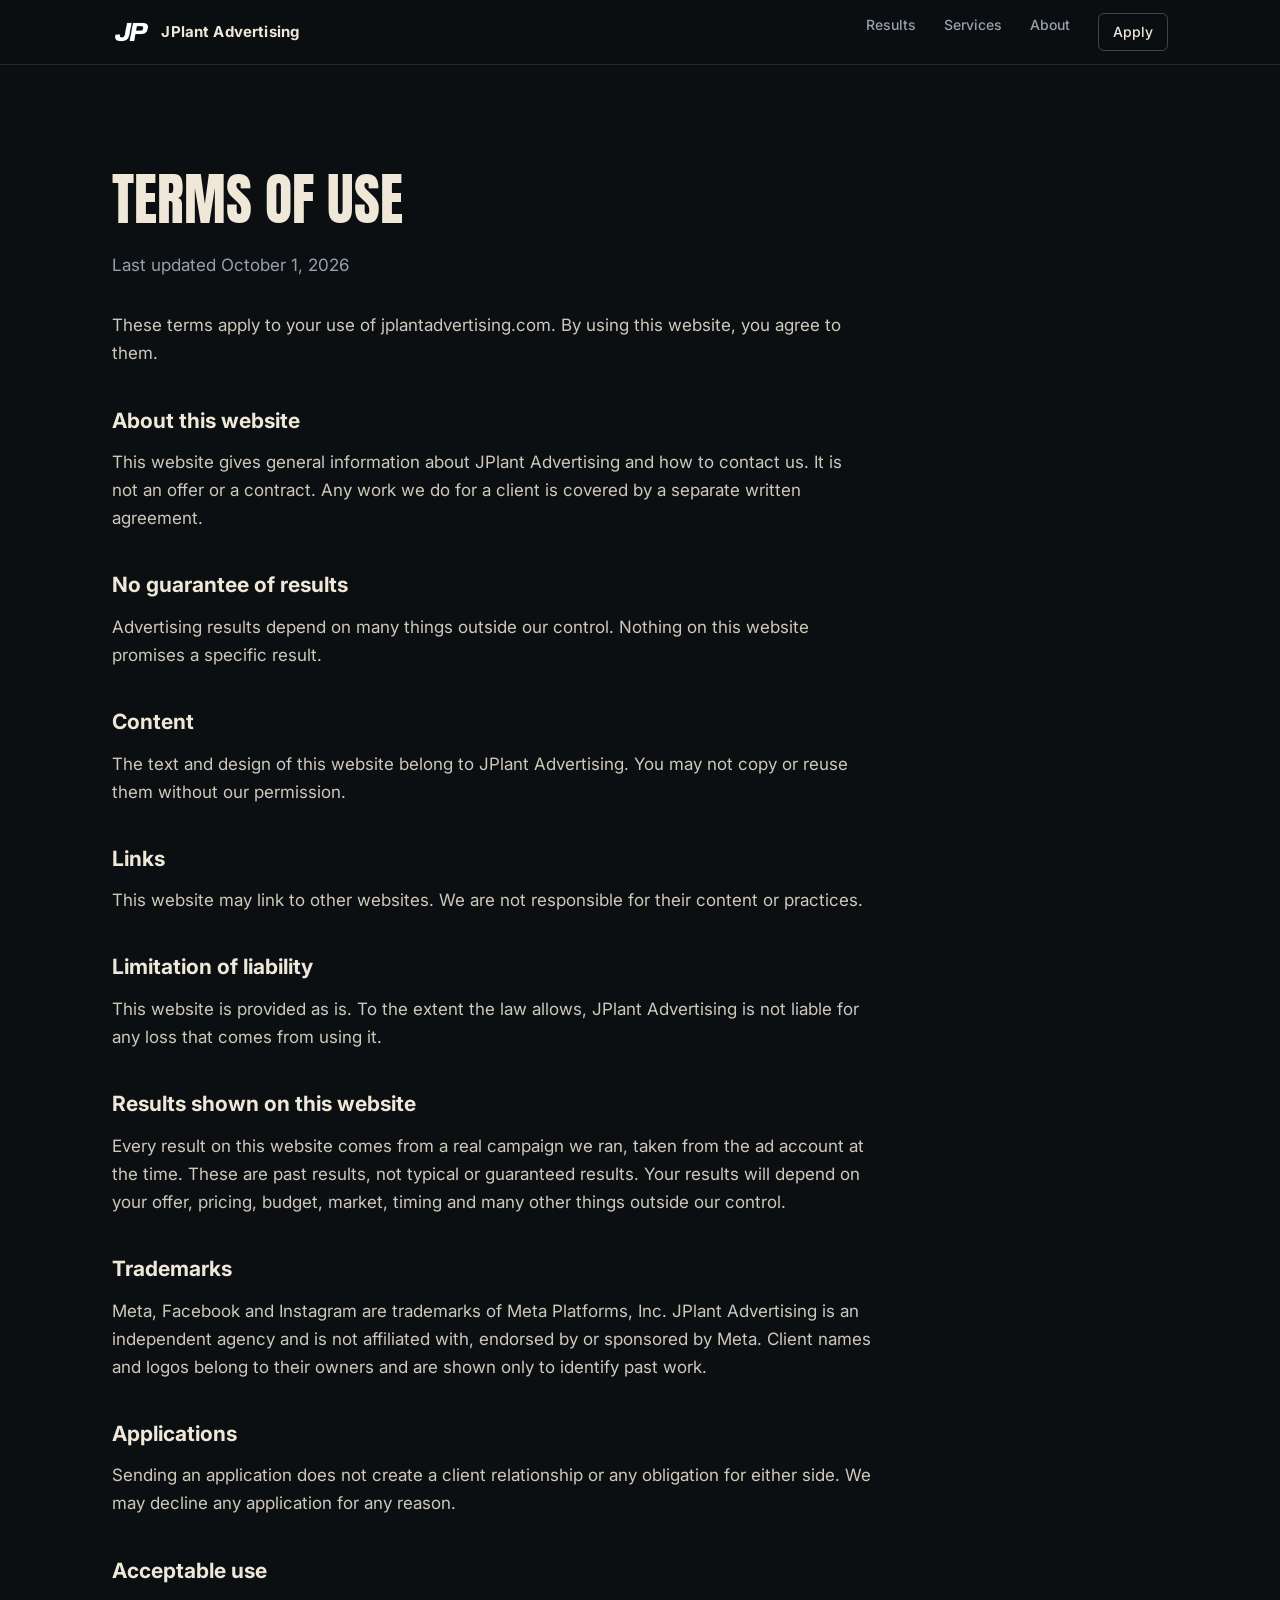
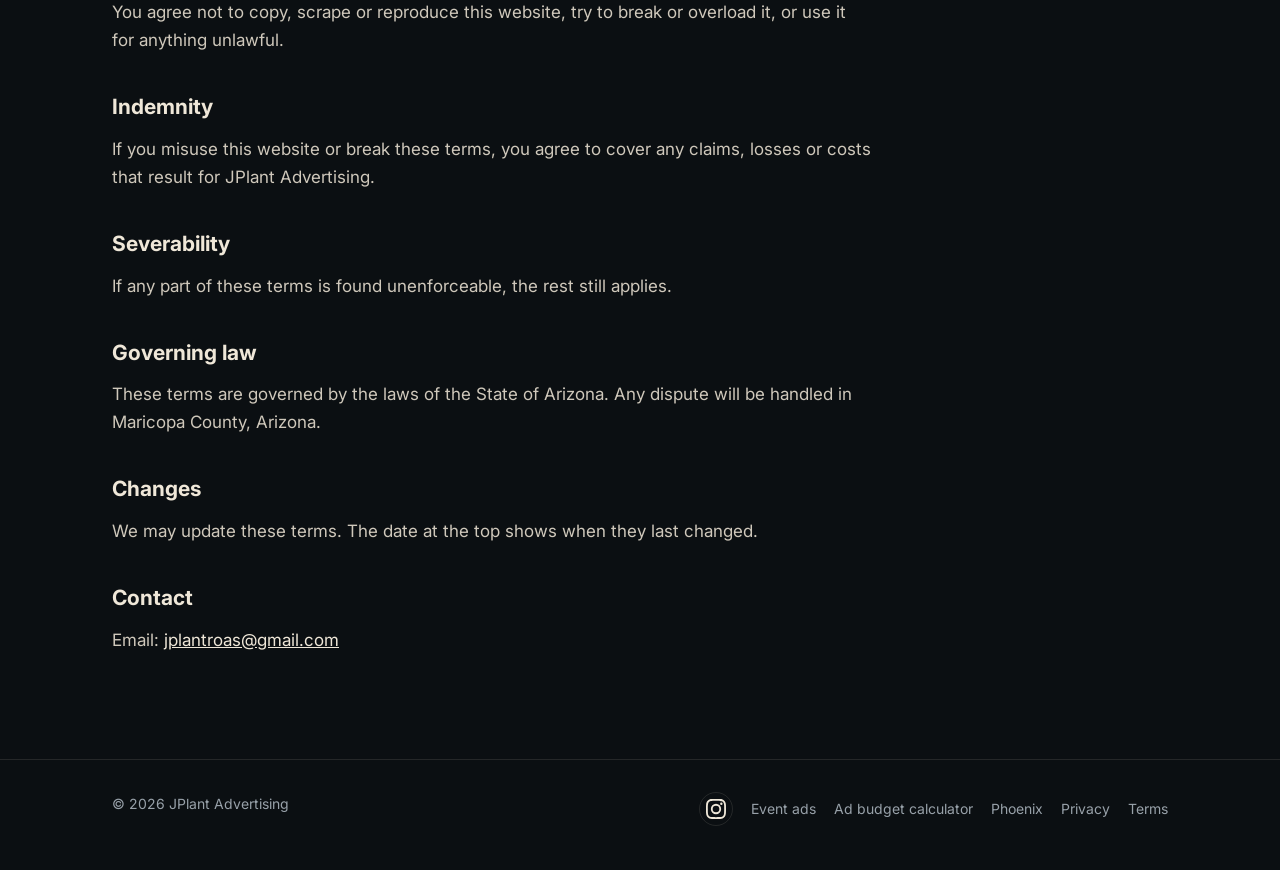
<file: terms/index.html>
<!doctype html><html lang="en"><head><meta charset="utf-8"><meta http-equiv="Content-Security-Policy" content="default-src 'self'; script-src 'self'; style-src 'self'; img-src 'self' data:; font-src 'self'; connect-src 'self'; form-action 'self' mailto:; base-uri 'self'; object-src 'none'; upgrade-insecure-requests"><meta name="referrer" content="strict-origin-when-cross-origin"><link rel="icon" href="/favicon.svg" type="image/svg+xml"><link rel="icon" href="/favicon.ico" sizes="32x32"><link rel="apple-touch-icon" href="/img/icons/apple-touch-icon.png"><meta name="theme-color" content="#0B0F12"><meta name="viewport" content="width=device-width,initial-scale=1"><link rel="stylesheet" href="/style.css?v=16"><title>Terms of Use | JPlant Advertising</title><link rel="canonical" href="https://jplantadvertising.com/terms/"><meta property="og:type" content="website"><meta property="og:site_name" content="JPlant Advertising"><meta property="og:title" content="Terms of Use | JPlant Advertising"><meta property="og:description" content="Terms of use for jplantadvertising.com."><meta property="og:url" content="https://jplantadvertising.com/terms/"><meta property="og:image" content="https://jplantadvertising.com/img/og.png"><meta property="og:image:width" content="1200"><meta property="og:image:height" content="630"><meta name="twitter:card" content="summary_large_image"><meta name="twitter:image" content="https://jplantadvertising.com/img/og.png"></head><body>
<header class="top"><div class="wrap"><a class="brand" href="/"><img src="/img/logos/jplant-advertising.png" alt="JP"><span>JPlant Advertising</span></a><nav><a href="/#results">Results</a><a href="/#services">Services</a><a href="/#about">About</a><a href="/apply/" class="nav-cta">Apply</a></nav></div></header>
<main class="doc"><div class="wrap"><h1>Terms of Use</h1><p class="date">Last updated October 1, 2026</p>
<p>These terms apply to your use of jplantadvertising.com. By using this website, you agree to them.</p>
<h2>About this website</h2><p>This website gives general information about JPlant Advertising and how to contact us. It is not an offer or a contract. Any work we do for a client is covered by a separate written agreement.</p>
<h2>No guarantee of results</h2><p>Advertising results depend on many things outside our control. Nothing on this website promises a specific result.</p>
<h2>Content</h2><p>The text and design of this website belong to JPlant Advertising. You may not copy or reuse them without our permission.</p>
<h2>Links</h2><p>This website may link to other websites. We are not responsible for their content or practices.</p>
<h2>Limitation of liability</h2><p>This website is provided as is. To the extent the law allows, JPlant Advertising is not liable for any loss that comes from using it.</p>
<h2>Results shown on this website</h2><p>Every result on this website comes from a real campaign we ran, taken from the ad account at the time. These are past results, not typical or guaranteed results. Your results will depend on your offer, pricing, budget, market, timing and many other things outside our control.</p>
<h2>Trademarks</h2><p>Meta, Facebook and Instagram are trademarks of Meta Platforms, Inc. JPlant Advertising is an independent agency and is not affiliated with, endorsed by or sponsored by Meta. Client names and logos belong to their owners and are shown only to identify past work.</p>
<h2>Applications</h2><p>Sending an application does not create a client relationship or any obligation for either side. We may decline any application for any reason.</p>
<h2>Acceptable use</h2><p>You agree not to copy, scrape or reproduce this website, try to break or overload it, or use it for anything unlawful.</p>
<h2>Indemnity</h2><p>If you misuse this website or break these terms, you agree to cover any claims, losses or costs that result for JPlant Advertising.</p>
<h2>Severability</h2><p>If any part of these terms is found unenforceable, the rest still applies.</p>
<h2>Governing law</h2><p>These terms are governed by the laws of the State of Arizona. Any dispute will be handled in Maricopa County, Arizona.</p>
<h2>Changes</h2><p>We may update these terms. The date at the top shows when they last changed.</p>
<h2>Contact</h2><p>Email: <a href="mailto:jplantroas@gmail.com">jplantroas@gmail.com</a></p>
</div></main>
<footer><div class="wrap"><div>&copy; 2026 JPlant Advertising</div><div class="foot-links"><a class="social" href="https://www.instagram.com/jplant.advertising/" target="_blank" rel="noopener" aria-label="JPlant Advertising on Instagram"><svg viewBox="0 0 24 24" width="20" height="20" aria-hidden="true"><path fill="currentColor" d="M12 2.2c3.2 0 3.6 0 4.8.1 1.2.1 1.8.2 2.2.4.6.2 1 .5 1.4.9.4.4.7.8.9 1.4.2.4.4 1 .4 2.2.1 1.3.1 1.6.1 4.8s0 3.6-.1 4.8c-.1 1.2-.2 1.8-.4 2.2-.2.6-.5 1-.9 1.4-.4.4-.8.7-1.4.9-.4.2-1 .4-2.2.4-1.3.1-1.6.1-4.8.1s-3.6 0-4.8-.1c-1.2-.1-1.8-.2-2.2-.4-.6-.2-1-.5-1.4-.9-.4-.4-.7-.8-.9-1.4-.2-.4-.4-1-.4-2.2-.1-1.3-.1-1.6-.1-4.8s0-3.6.1-4.8c.1-1.2.2-1.8.4-2.2.2-.6.5-1 .9-1.4.4-.4.8-.7 1.4-.9.4-.2 1-.4 2.2-.4 1.3-.1 1.6-.1 4.8-.1M12 0C8.7 0 8.3 0 7.1.1 5.8.1 4.9.3 4.1.6c-.8.3-1.5.7-2.1 1.4C1.3 2.6.9 3.3.6 4.1.3 4.9.1 5.8.1 7.1 0 8.3 0 8.7 0 12s0 3.7.1 4.9c.1 1.3.3 2.2.6 2.9.3.8.7 1.5 1.4 2.1.7.7 1.3 1.1 2.1 1.4.8.3 1.7.5 2.9.6 1.3.1 1.7.1 4.9.1s3.7 0 4.9-.1c1.3-.1 2.2-.3 2.9-.6.8-.3 1.5-.7 2.1-1.4.7-.7 1.1-1.3 1.4-2.1.3-.8.5-1.7.6-2.9.1-1.3.1-1.7.1-4.9s0-3.7-.1-4.9c-.1-1.3-.3-2.2-.6-2.9-.3-.8-.7-1.5-1.4-2.1C21.4 1.3 20.7.9 19.9.6 19.1.3 18.2.1 16.9.1 15.7 0 15.3 0 12 0zm0 5.8a6.2 6.2 0 1 0 0 12.4 6.2 6.2 0 0 0 0-12.4zM12 16a4 4 0 1 1 0-8 4 4 0 0 1 0 8zm6.4-11.8a1.4 1.4 0 1 0 0 2.9 1.4 1.4 0 0 0 0-2.9z"/></svg></a><a href="/meta-ads-for-events/">Event ads</a><a href="/tools/ad-budget-calculator/">Ad budget calculator</a><a href="/phoenix-meta-ads-agency/">Phoenix</a><a href="/privacy/">Privacy</a><a href="/terms/">Terms</a></div></div></footer>
</body></html>
</file>
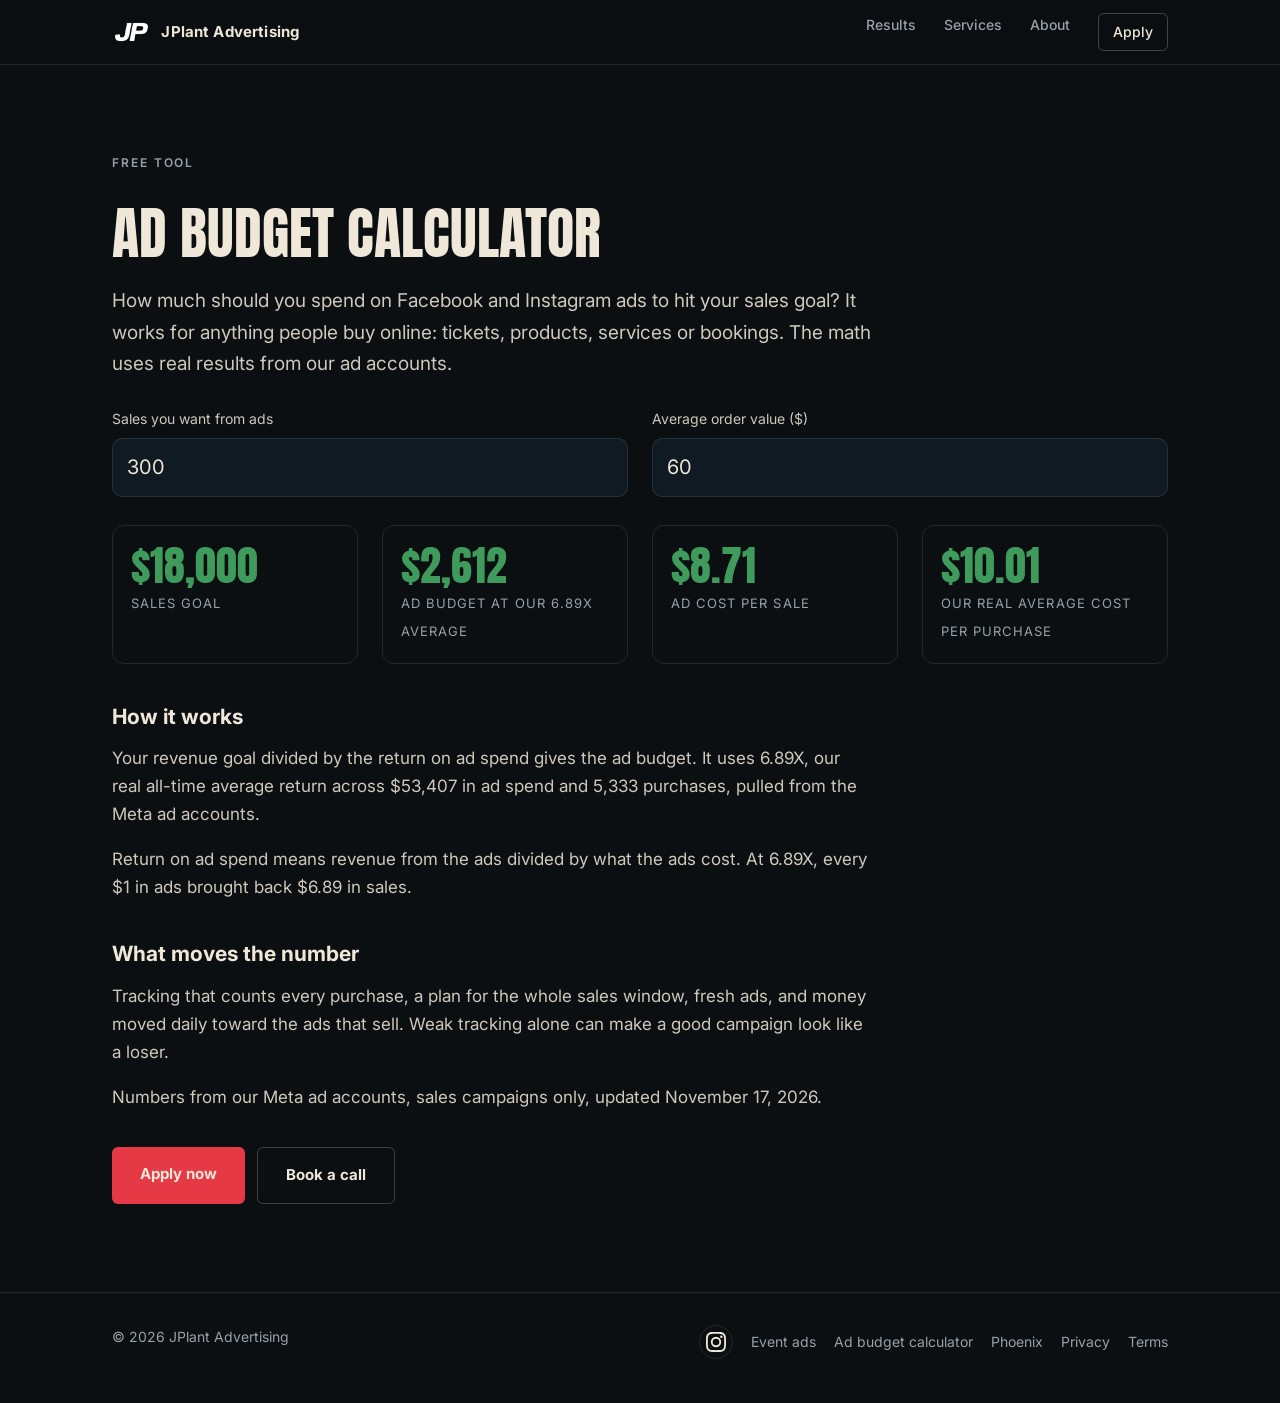
<file: tools/ad-budget-calculator/index.html>
<!doctype html><html lang="en"><head><meta charset="utf-8"><meta http-equiv="Content-Security-Policy" content="default-src 'self'; script-src 'self'; style-src 'self'; img-src 'self' data:; font-src 'self'; connect-src 'self'; form-action 'self' mailto:; base-uri 'self'; object-src 'none'; upgrade-insecure-requests"><meta name="referrer" content="strict-origin-when-cross-origin"><link rel="icon" href="/favicon.svg" type="image/svg+xml"><link rel="icon" href="/favicon.ico" sizes="32x32"><link rel="apple-touch-icon" href="/img/icons/apple-touch-icon.png"><meta name="theme-color" content="#0B0F12"><meta name="viewport" content="width=device-width,initial-scale=1"><link rel="preload" href="/fonts/Anton-Regular.ttf" as="font" type="font/ttf" crossorigin><link rel="stylesheet" href="/style.css?v=16"><title>Ad Budget Calculator: How Much to Spend on Facebook & Instagram Ads | JPlant Advertising</title><meta name="description" content="Free calculator: enter your sales goal and price to see how much to spend on Facebook and Instagram ads. Based on our real ad account results: 6.89X return, $10.01 per purchase."><link rel="canonical" href="https://jplantadvertising.com/tools/ad-budget-calculator/"><meta property="og:type" content="article"><meta property="og:site_name" content="JPlant Advertising"><meta property="og:title" content="Ad Budget Calculator: How Much to Spend on Facebook & Instagram Ads | JPlant Advertising"><meta property="og:description" content="Free calculator: enter your sales goal and price to see how much to spend on Facebook and Instagram ads. Based on our real ad account results: 6.89X return, $10.01 per purchase."><meta property="og:url" content="https://jplantadvertising.com/tools/ad-budget-calculator/"><meta property="og:image" content="https://jplantadvertising.com/img/og.png"><meta property="og:image:width" content="1200"><meta property="og:image:height" content="630"><meta name="twitter:card" content="summary_large_image"><meta name="twitter:image" content="https://jplantadvertising.com/img/og.png"><script type="application/ld+json">{"@context": "https://schema.org", "@type": "WebApplication", "name": "Ad Budget Calculator", "url": "https://jplantadvertising.com/tools/ad-budget-calculator/", "applicationCategory": "BusinessApplication", "operatingSystem": "Any", "offers": {"@type": "Offer", "price": "0", "priceCurrency": "USD"}, "creator": {"@type": "Organization", "name": "JPlant Advertising", "url": "https://jplantadvertising.com"}}</script><script type="application/ld+json">{"@context": "https://schema.org", "@type": "BreadcrumbList", "itemListElement": [{"@type": "ListItem", "position": 1, "name": "Home", "item": "https://jplantadvertising.com/"}, {"@type": "ListItem", "position": 2, "name": "Ad budget calculator", "item": "https://jplantadvertising.com/tools/ad-budget-calculator/"}]}</script></head><body>
<header class="top"><div class="wrap"><a class="brand" href="/"><img src="/img/logos/jplant-advertising.png" alt="JP"><span>JPlant Advertising</span></a><nav><a href="/#results">Results</a><a href="/#services">Services</a><a href="/#about">About</a><a href="/apply/" class="nav-cta">Apply</a></nav></div></header>
<main class="doc seo"><div class="wrap">
<div class="kicker">Free tool</div>
<h1>Ad budget calculator</h1>
<p class="lede">How much should you spend on Facebook and Instagram ads to hit your sales goal? It works for anything people buy online: tickets, products, services or bookings. The math uses real results from our ad accounts.</p>
<form class="calc" id="calc" data-roas="6.89" data-cpa="10.01">
<label>Sales you want from ads<input type="number" id="c-sales" min="1" value="300" inputmode="numeric"></label>
<label>Average order value ($)<input type="number" id="c-price" min="1" step="0.01" value="60" inputmode="decimal"></label>
</form>
<div class="calc-out" id="calc-out" aria-live="polite"></div>
<h2>How it works</h2>
<p>Your revenue goal divided by the return on ad spend gives the ad budget. It uses 6.89X, our real all-time average return across $53,407 in ad spend and 5,333 purchases, pulled from the Meta ad accounts.</p>
<p>Return on ad spend means revenue from the ads divided by what the ads cost. At 6.89X, every $1 in ads brought back $6.89 in sales.</p>
<h2>What moves the number</h2>
<p>Tracking that counts every purchase, a plan for the whole sales window, fresh ads, and money moved daily toward the ads that sell. Weak tracking alone can make a good campaign look like a loser.</p>
<p class="note">Numbers from our Meta ad accounts, sales campaigns only, updated November 17, 2026.</p>
<div class="ctas"><a class="btn" href="/apply/">Apply now</a><a class="btn ghost" href="/book-a-call/">Book a call</a></div>
</div></main>
<footer><div class="wrap"><div>&copy; 2026 JPlant Advertising</div><div class="foot-links"><a class="social" href="https://www.instagram.com/jplant.advertising/" target="_blank" rel="noopener" aria-label="JPlant Advertising on Instagram"><svg viewBox="0 0 24 24" width="20" height="20" aria-hidden="true"><path fill="currentColor" d="M12 2.2c3.2 0 3.6 0 4.8.1 1.2.1 1.8.2 2.2.4.6.2 1 .5 1.4.9.4.4.7.8.9 1.4.2.4.4 1 .4 2.2.1 1.3.1 1.6.1 4.8s0 3.6-.1 4.8c-.1 1.2-.2 1.8-.4 2.2-.2.6-.5 1-.9 1.4-.4.4-.8.7-1.4.9-.4.2-1 .4-2.2.4-1.3.1-1.6.1-4.8.1s-3.6 0-4.8-.1c-1.2-.1-1.8-.2-2.2-.4-.6-.2-1-.5-1.4-.9-.4-.4-.7-.8-.9-1.4-.2-.4-.4-1-.4-2.2-.1-1.3-.1-1.6-.1-4.8s0-3.6.1-4.8c.1-1.2.2-1.8.4-2.2.2-.6.5-1 .9-1.4.4-.4.8-.7 1.4-.9.4-.2 1-.4 2.2-.4 1.3-.1 1.6-.1 4.8-.1M12 0C8.7 0 8.3 0 7.1.1 5.8.1 4.9.3 4.1.6c-.8.3-1.5.7-2.1 1.4C1.3 2.6.9 3.3.6 4.1.3 4.9.1 5.8.1 7.1 0 8.3 0 8.7 0 12s0 3.7.1 4.9c.1 1.3.3 2.2.6 2.9.3.8.7 1.5 1.4 2.1.7.7 1.3 1.1 2.1 1.4.8.3 1.7.5 2.9.6 1.3.1 1.7.1 4.9.1s3.7 0 4.9-.1c1.3-.1 2.2-.3 2.9-.6.8-.3 1.5-.7 2.1-1.4.7-.7 1.1-1.3 1.4-2.1.3-.8.5-1.7.6-2.9.1-1.3.1-1.7.1-4.9s0-3.7-.1-4.9c-.1-1.3-.3-2.2-.6-2.9-.3-.8-.7-1.5-1.4-2.1C21.4 1.3 20.7.9 19.9.6 19.1.3 18.2.1 16.9.1 15.7 0 15.3 0 12 0zm0 5.8a6.2 6.2 0 1 0 0 12.4 6.2 6.2 0 0 0 0-12.4zM12 16a4 4 0 1 1 0-8 4 4 0 0 1 0 8zm6.4-11.8a1.4 1.4 0 1 0 0 2.9 1.4 1.4 0 0 0 0-2.9z"/></svg></a><a href="/meta-ads-for-events/">Event ads</a><a href="/tools/ad-budget-calculator/">Ad budget calculator</a><a href="/phoenix-meta-ads-agency/">Phoenix</a><a href="/privacy/">Privacy</a><a href="/terms/">Terms</a></div></div></footer>
<script src="/js/site.js?v=3" defer></script><script src="/js/calc.js?v=2" defer></script>
</body></html>
</file>
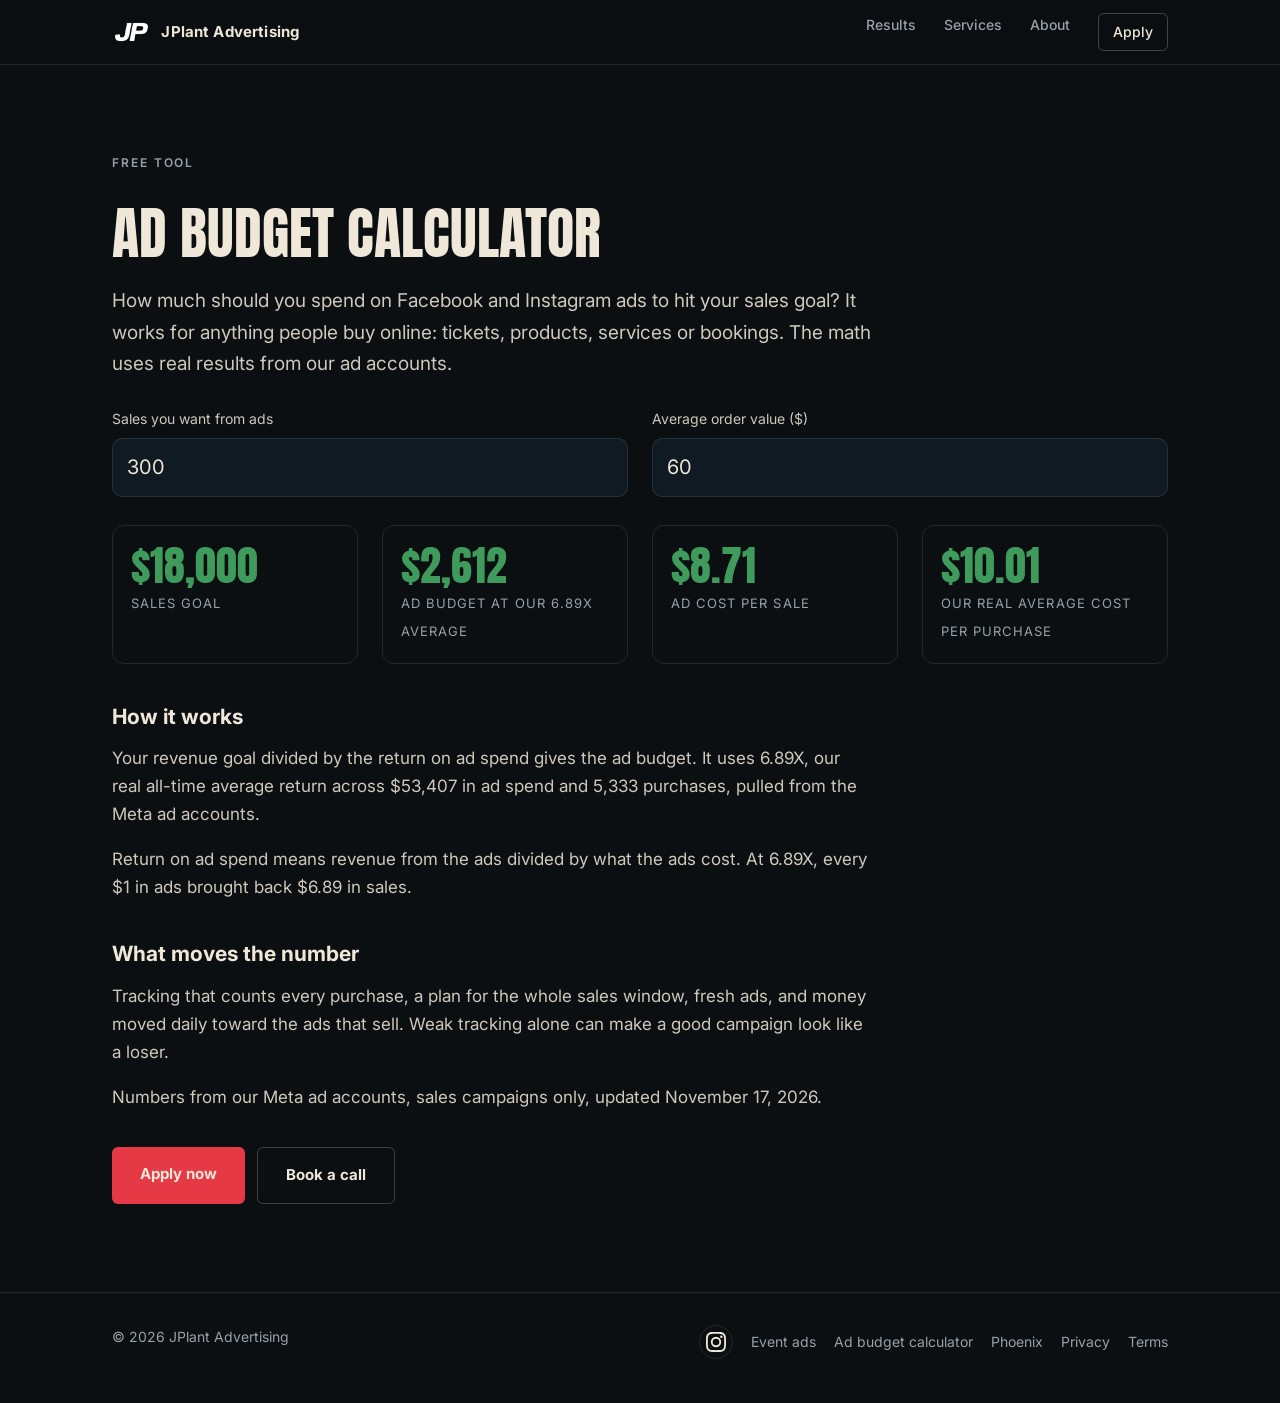
<file: tools/event-ad-budget-calculator/index.html>
<!doctype html><html lang="en"><head><meta charset="utf-8"><title>Moved</title><link rel="canonical" href="https://jplantadvertising.com/tools/ad-budget-calculator/"><meta http-equiv="refresh" content="0; url=/tools/ad-budget-calculator/"><meta name="robots" content="noindex"></head><body><p>This page moved to <a href="/tools/ad-budget-calculator/">https://jplantadvertising.com/tools/ad-budget-calculator/</a>.</p></body></html>
</file>
<file: style.css>
/* JPlant Advertising. Brand: Ink/Bone base, Anton headlines (uppercase), Instrument Serif
   italic one-liners (lowercase), Inter body. Green = money/results only. Gold = stat callouts.
   Red = the one CTA. Navy = case studies. */
@font-face{font-family:Anton;src:url(/fonts/Anton-Regular.ttf) format("truetype");font-display:swap}
@font-face{font-family:"Instrument Serif";font-style:italic;src:url(/fonts/InstrumentSerif-Italic.ttf) format("truetype");font-display:swap}
@font-face{font-family:Inter;src:url(/fonts/Inter.ttf) format("truetype");font-weight:100 900;font-display:swap}
:root{--ink:#0B0F12;--bone:#EFE7D8;--green:#3E9B5C;--gold:#F2C744;--red:#E63946;--navy:#0F1A22;--blue:#7CCBFF;--muted:#98a1a9;--soft:#cfc8bb;--line:rgba(239,231,216,.11);--pad:clamp(64px,9vw,112px);--gap:clamp(16px,2.4vw,24px)}
*{box-sizing:border-box}
html{-webkit-text-size-adjust:100%;scroll-behavior:smooth;scroll-padding-top:72px}
body{margin:0;background:var(--ink);color:var(--bone);font:17px/1.65 Inter,-apple-system,"Segoe UI",Helvetica,Arial,sans-serif;-webkit-font-smoothing:antialiased}
a{color:var(--bone)}
img{max-width:100%;display:block}
p{margin:0 0 1em}
.wrap{max-width:1120px;margin:0 auto;padding:0 clamp(18px,4vw,32px)}
.display{font-family:Anton,Impact,sans-serif;text-transform:uppercase;font-weight:400;letter-spacing:.005em;line-height:.95}
.serif{font-family:"Instrument Serif",Georgia,serif;font-style:italic;text-transform:lowercase;font-weight:400}
.kicker{font-size:12px;letter-spacing:.16em;text-transform:uppercase;color:var(--muted);font-weight:600;margin-bottom:14px}
.center{text-align:center}
/* header */
header.top{position:sticky;top:0;z-index:10;background:rgba(11,15,18,.86);backdrop-filter:saturate(140%) blur(10px);-webkit-backdrop-filter:saturate(140%) blur(10px);border-bottom:1px solid var(--line)}
header.top .wrap{display:flex;align-items:center;justify-content:space-between;height:64px}
.brand{display:flex;align-items:center;gap:10px;text-decoration:none;font-weight:700;font-size:15px;letter-spacing:.01em}
.brand img{height:24px;width:auto}
.brand span{white-space:nowrap}
nav{display:flex;gap:clamp(14px,2.6vw,28px)}
nav a{text-decoration:none;color:var(--muted);font-size:14px;font-weight:500}
nav a:hover{color:var(--bone)}
/* buttons */
.btn{display:inline-block;background:var(--red);color:#fff;text-decoration:none;font-weight:700;font-size:15px;padding:15px 28px;border-radius:6px;transition:filter .15s,transform .15s}
.btn:hover{filter:brightness(1.08);transform:translateY(-1px)}
.btn.ghost{background:transparent;border:1px solid rgba(239,231,216,.22);color:var(--bone)}
/* sections */
section{padding:var(--pad) 0;border-bottom:1px solid var(--line)}
h2{font-size:clamp(42px,6.4vw,72px);margin:0 0 22px}
h3{font-weight:700;letter-spacing:-.01em}
.sub{max-width:620px;color:var(--soft);font-size:18px;margin:0 0 clamp(36px,5vw,52px)}
/* hero */
.hero{padding:clamp(84px,12vw,148px) 0 clamp(72px,10vw,120px)}
.hero h1{font-size:clamp(60px,11.5vw,140px);margin:0 0 22px}
.hero .serif{font-size:clamp(26px,3.6vw,40px);line-height:1.2;color:var(--blue);margin:0 0 22px}
.hero .lede{max-width:580px;color:var(--soft);font-size:clamp(17px,1.6vw,19px);margin:0 0 36px}
.ctas{display:flex;gap:12px;flex-wrap:wrap}
/* proof bar */
.proof{border-bottom:1px solid var(--line);background:linear-gradient(180deg,rgba(15,26,34,.0),rgba(15,26,34,.55))}
.proof-grid{display:grid;grid-template-columns:repeat(5,1fr)}
.proof-grid>div{padding:36px 10px;text-align:center;border-left:1px solid var(--line)}
.proof-grid>div:first-child{border-left:0}
.num{display:block;font-family:Anton,Impact,sans-serif;font-size:clamp(40px,4.6vw,60px);line-height:1}
.money{color:var(--green)}
.lbl{display:block;margin-top:10px;font-size:11px;letter-spacing:.14em;text-transform:uppercase;color:var(--muted)}
/* logos */
.logos{padding:clamp(48px,6vw,72px) 0}
.logo-row{display:flex;flex-wrap:wrap;align-items:center;justify-content:center;gap:clamp(22px,3vw,36px) clamp(30px,4.5vw,56px);margin-top:26px}
.logo-row img{height:34px;width:auto;max-width:130px;object-fit:contain;opacity:.88;transition:opacity .15s}
.logo-row img:hover{opacity:1}
/* case studies */
.cases{background:var(--navy)}
.case-grid{display:grid;grid-template-columns:repeat(auto-fill,minmax(250px,1fr));gap:var(--gap)}
.case{display:flex;flex-direction:column;border:1px solid var(--line);border-radius:12px;padding:26px 24px 22px;background:rgba(11,15,18,.42);transition:border-color .15s,transform .15s}
.case:hover{border-color:rgba(124,203,255,.35);transform:translateY(-2px)}
.cobrand{display:flex;align-items:center;gap:10px;height:30px;margin-bottom:22px}
.cobrand img{height:26px;width:auto;max-width:96px;object-fit:contain}
.cobrand .x{font-family:Anton,sans-serif;color:var(--muted);font-size:16px}
.big{font-family:Anton,Impact,sans-serif;font-size:64px;line-height:1;color:var(--green)}
.big small{font-size:28px;margin-left:2px}
.roaslbl{font-size:11px;letter-spacing:.14em;text-transform:uppercase;color:var(--muted);margin-top:6px}
.case h3{font-size:18px;line-height:1.3;margin:16px 0 0}
.case .note{color:var(--soft);font-size:15px;margin:10px 0 0}
.metrics{display:grid;grid-template-columns:repeat(3,1fr);gap:8px;margin-top:auto;padding-top:16px}
.case h3+.metrics{margin-top:16px;border-top:1px solid var(--line)}
.metrics b{display:block;color:var(--gold);font-size:16px;font-weight:700}
.metrics span{display:block;font-size:10.5px;color:var(--muted);text-transform:uppercase;letter-spacing:.08em;margin-top:2px}
.fineprint{font-size:13px;color:var(--muted);margin:28px 0 0}
/* services */
.cols{display:grid;gap:var(--gap)}
.cols.three{grid-template-columns:repeat(3,1fr)}
.tile{border:1px solid var(--line);border-radius:12px;padding:26px 24px}
.tile h3,.step h3{font-size:19px;margin:0 0 8px}
.tile p,.step p{color:var(--soft);margin:0}
.split{display:grid;grid-template-columns:1fr 1fr;gap:var(--gap);margin-top:clamp(36px,5vw,52px)}
.small-h{font-size:13px;letter-spacing:.14em;text-transform:uppercase;color:var(--muted);font-weight:600;margin:0 0 14px}
.checks{list-style:none;padding:0;margin:0}
.checks li{position:relative;padding:0 0 12px 28px;color:var(--soft)}
.checks li::before{content:"";position:absolute;left:0;top:.55em;width:12px;height:7px;border-left:2px solid var(--green);border-bottom:2px solid var(--green);transform:rotate(-45deg)}
.checks.plus li::before{content:"+";border:0;transform:none;top:0;width:auto;height:auto;color:var(--blue);font-weight:700}
.step .n{font-family:Anton,sans-serif;font-size:46px;line-height:1;color:var(--blue);margin-bottom:14px}
/* about */
.about{display:grid;grid-template-columns:1fr 1.15fr;gap:clamp(32px,6vw,72px);align-items:end}
.about h2{margin-bottom:18px}
.about .serif{font-size:clamp(26px,3vw,34px);line-height:1.2;color:var(--blue);margin:0}
.about-copy p{color:var(--soft);font-size:18px}
.about-copy p:last-child{margin:0}
/* contact */
.contact{text-align:center;border-bottom:0}
.contact h2{margin-bottom:16px}
.contact .serif{font-size:clamp(24px,2.8vw,30px);color:var(--blue);margin:0 0 32px}
.contact-line{margin:32px 0 0;color:var(--muted);font-size:15px}
.contact-line a{color:var(--bone)}
/* legal pages */
.doc{padding:clamp(56px,8vw,88px) 0}
.doc h1{font-family:Anton,sans-serif;text-transform:uppercase;font-weight:400;font-size:clamp(40px,6vw,56px);margin:0 0 6px}
.doc .date{color:var(--muted);margin:0 0 32px}
.doc h2{font-family:Inter,sans-serif;text-transform:none;font-size:21px;margin:36px 0 10px}
.doc p,.doc li{color:var(--soft);max-width:760px}
/* footer */
footer{padding:32px 0 44px;color:var(--muted);font-size:14px;border-top:1px solid var(--line)}
footer .wrap{display:flex;flex-wrap:wrap;gap:8px 20px;justify-content:space-between}
footer a{color:var(--muted);text-decoration:none;margin-left:18px}
footer a:first-child{margin-left:0}
footer a:hover{color:var(--bone)}
/* responsive */
@media (max-width:900px){.proof-grid{grid-template-columns:repeat(3,1fr)}.proof-grid>div:nth-child(4){border-left:0}.proof-grid>div:nth-child(n+4){border-top:1px solid var(--line)}.cols.three{grid-template-columns:1fr}.about{grid-template-columns:1fr;align-items:start}}
@media (max-width:600px){.brand span{display:none}.proof-grid{grid-template-columns:1fr 1fr}.proof-grid>div{border-left:0;border-top:1px solid var(--line)}.proof-grid>div:nth-child(-n+2){border-top:0}.proof-grid>div:nth-child(even){border-left:1px solid var(--line)}.proof-grid>div:last-child{grid-column:1/-1;border-left:0}.split{grid-template-columns:1fr}.big{font-size:56px}.logo-row img{height:28px;max-width:110px}}
.case-grid{grid-template-columns:repeat(3,1fr)}
.case-grid.featured{grid-template-columns:repeat(4,1fr);margin-bottom:var(--gap)}
.case-grid.featured .big{font-size:58px}
@media (max-width:1000px){.case-grid.featured{grid-template-columns:repeat(2,1fr)}.case-grid{grid-template-columns:repeat(2,1fr)}}
@media (max-width:600px){.case-grid,.case-grid.featured{grid-template-columns:1fr}}
.case-grid:not(.featured){grid-template-columns:repeat(4,1fr)}
.case-grid:not(.featured) .big{font-size:54px}
.best{margin-top:var(--gap);border:1px solid var(--line);border-radius:12px;padding:24px 24px 26px;background:rgba(11,15,18,.42)}
.best-head .kicker{margin:0}
.best-grid{display:grid;grid-template-columns:repeat(4,1fr);gap:var(--gap);margin-top:18px}
.best-grid .num{font-size:clamp(36px,4vw,48px)}
.best-grid .lbl{letter-spacing:.08em}
@media (max-width:1000px){.case-grid:not(.featured),.best-grid{grid-template-columns:repeat(2,1fr)}}
@media (max-width:600px){.case-grid:not(.featured){grid-template-columns:1fr}}
.case-grid.featured,.case-grid:not(.featured),.best-grid{grid-template-columns:repeat(4,minmax(0,1fr))}
.case{padding:24px 20px 20px}
.metrics{gap:6px}
.metrics b{font-size:15px}
.metrics span{font-size:10px;letter-spacing:.06em;white-space:nowrap}
.case h3{min-height:2.6em}
@media (max-width:1000px){.case-grid.featured,.case-grid:not(.featured),.best-grid{grid-template-columns:repeat(2,minmax(0,1fr))}}
@media (max-width:600px){.case-grid.featured,.case-grid:not(.featured){grid-template-columns:1fr}.case h3{min-height:0}}
.cobrand{min-width:0;overflow:hidden}
.cobrand img{flex:0 1 auto;min-width:0;max-width:84px;height:24px}
.cobrand img:first-child{flex:0 0 auto}
/* nav + apply page */
nav a.nav-cta{color:var(--bone);border:1px solid rgba(239,231,216,.25);padding:6px 14px;border-radius:6px}
nav a.nav-cta:hover{border-color:var(--red);color:#fff}
.apply{padding:clamp(56px,8vw,96px) 0 clamp(72px,9vw,112px)}
.narrow{max-width:760px}
.apply h1{font-size:clamp(52px,8vw,92px);margin:0 0 18px}
.apply .serif{font-size:clamp(24px,3vw,32px);color:var(--blue);margin:0 0 18px}
.apply .lede{color:var(--soft);font-size:18px;margin:0 0 44px;max-width:600px}
fieldset{border:0;border-top:1px solid var(--line);padding:30px 0 6px;margin:0}
legend{display:flex;align-items:baseline;gap:14px;font-size:20px;font-weight:700;padding:0;margin-bottom:6px}
.qn{font-family:Anton,sans-serif;color:var(--blue);font-size:22px;font-weight:400}
.hint{color:var(--muted);font-size:14px;margin:4px 0 0 38px}
.opts{display:grid;grid-template-columns:1fr 1fr;gap:10px;margin:16px 0 0}
.opt{position:relative;cursor:pointer}
.opt input{position:absolute;opacity:0;pointer-events:none}
.opt span{display:block;border:1px solid var(--line);border-radius:8px;padding:14px 16px;color:var(--soft);transition:border-color .15s,background .15s,color .15s}
.opt:hover span{border-color:rgba(239,231,216,.3)}
.opt input:checked+span{border-color:var(--blue);background:rgba(124,203,255,.08);color:var(--bone)}
.opt input:focus-visible+span{outline:2px solid var(--blue);outline-offset:2px}
.fields{display:grid;grid-template-columns:1fr 1fr;gap:14px;margin-top:16px}
.fields label{display:flex;flex-direction:column;gap:6px;font-size:13px;color:var(--muted);font-weight:600;letter-spacing:.02em}
.fields .wide{grid-column:1/-1}
.fields input,.fields textarea{font:inherit;font-size:16px;color:var(--bone);background:rgba(239,231,216,.04);border:1px solid var(--line);border-radius:8px;padding:12px 14px}
.fields input:focus,.fields textarea:focus{outline:none;border-color:var(--blue)}
.error{color:var(--red);margin:22px 0 0}
.big-btn{margin-top:30px;border:0;cursor:pointer;font-family:inherit;font-size:16px;padding:16px 34px}
.done h2{font-size:clamp(44px,6vw,64px);margin:0 0 16px}
.done p{color:var(--soft)}
@media (max-width:600px){.opts,.fields{grid-template-columns:1fr}.hint{margin-left:0}nav a.nav-cta{padding:5px 10px}}
fieldset{padding:32px 0 34px}
legend{float:left;width:100%;margin:0 0 4px}
legend+*{clear:both}
.hint{margin:6px 0 0 36px;padding-top:2px}
.opts{margin-top:18px}
legend+.opts{margin-top:16px}
.opts{grid-template-columns:1fr}
.case-grid.all{grid-template-columns:repeat(3,minmax(0,1fr))}
.case-grid.all .big{font-size:52px}
.case-grid.featured .metrics{border-top:1px solid var(--line)}
@media (max-width:1000px){.case-grid.all{grid-template-columns:repeat(2,minmax(0,1fr))}}
@media (max-width:600px){.case-grid.all{grid-template-columns:1fr}}
/* compact results */
.mini-grid{display:grid;grid-template-columns:repeat(4,minmax(0,1fr));gap:12px;margin-top:var(--gap)}
.mini{border:1px solid var(--line);border-radius:10px;padding:14px 16px 13px;background:rgba(11,15,18,.42);transition:border-color .15s}
.mini:hover{border-color:rgba(124,203,255,.35)}
.mini.extra{display:none}
.mini-grid.open .mini.extra{display:block}
.mini-top{display:flex;align-items:center;justify-content:space-between;gap:10px}
.mini-logos{display:flex;align-items:center;gap:6px;min-width:0;overflow:hidden}
.mini-logos img{height:16px;width:auto;max-width:58px;object-fit:contain;flex:0 1 auto;min-width:0}
.mini-logos img:first-child{flex:0 0 auto}
.mini-logos .x{font-family:Anton,sans-serif;color:var(--muted);font-size:11px}
.mini-num{font-family:Anton,Impact,sans-serif;font-size:30px;line-height:1;color:var(--green);white-space:nowrap}
.mini-num small{font-size:16px}
.mini-num i{font-family:Inter,sans-serif;font-style:normal;font-size:10px;color:var(--muted);letter-spacing:.06em;text-transform:uppercase}
.mini h4{font-size:14px;font-weight:700;margin:10px 0 3px;line-height:1.3}
.mini p{font-size:11.5px;color:var(--muted);margin:0;line-height:1.45}
.more-wrap{text-align:center;margin-top:22px}
.more-btn{cursor:pointer;font-family:inherit;padding:12px 24px}
@media (max-width:1000px){.mini-grid{grid-template-columns:repeat(2,minmax(0,1fr))}}
@media (max-width:600px){.mini-grid{grid-template-columns:1fr}}
.foot-links{display:flex;align-items:center;gap:18px}
.foot-links a{margin-left:0}
.social{display:inline-flex;align-items:center;justify-content:center;width:34px;height:34px;border:1px solid var(--line);border-radius:50%;color:var(--bone)!important;transition:border-color .15s,color .15s}
.social:hover{border-color:var(--blue);color:var(--blue)!important}
.result h2{font-size:clamp(44px,6vw,64px);margin:0 0 16px}
.result p{color:var(--soft);font-size:18px}
.result .btn{margin-top:18px}
.offer{border:1px solid var(--line);border-top:4px solid var(--blue);border-radius:12px;padding:22px 22px 10px;margin:0 0 22px;background:rgba(239,231,216,.03)}
.offer[data-offer="monthly"]{border-top-color:var(--green)}
.offer[data-offer="leads"]{border-top-color:var(--red)}
.offer.addons{border-top-color:var(--gold)}
.offer.best{border-color:var(--blue);border-top-width:6px;background:rgba(124,203,255,.06)}
.offer-head{display:flex;align-items:center;justify-content:space-between;gap:12px;flex-wrap:wrap}
.offer h3{font-family:Anton,Impact,sans-serif;font-weight:400;text-transform:uppercase;font-size:32px;margin:0;letter-spacing:.01em}
.pick{display:none;font-size:13px;font-weight:700;letter-spacing:.08em;text-transform:uppercase;color:var(--ink);background:var(--blue);border-radius:99px;padding:4px 12px}
.offer.best .pick{display:inline-block}
.offer-what{margin:6px 0 12px!important}
.offer table{width:100%;border-collapse:collapse;font-size:17px;font-variant-numeric:tabular-nums}
.offer th{text-align:left;font-size:12px;letter-spacing:.1em;text-transform:uppercase;color:var(--muted);font-weight:600;padding:8px 6px;border-bottom:1px solid var(--line)}
.offer td{padding:12px 6px;border-bottom:1px solid var(--line);color:var(--bone);vertical-align:top}
.offer tr:last-child td{border-bottom:0}
.offer td small{color:var(--muted);font-size:14px}
.offer .price{font-family:Anton,Impact,sans-serif;font-size:24px;letter-spacing:.01em;white-space:nowrap;text-align:right;color:var(--gold)}
.offer .price small{font-family:Inter,sans-serif;font-size:13px;display:block;white-space:normal;color:var(--muted)}
.offer-note{font-size:14px!important;color:var(--muted)!important;margin:12px 0}
#pricing form{margin-top:34px}
@media (max-width:600px){.offer{padding:18px 16px 6px}.offer h3{font-size:26px}.offer .price{font-size:20px}}
.opt span small{display:block;font-size:13px;color:var(--muted);margin-top:2px}
.offer[hidden]{display:none}
.upd{display:block;margin-top:4px;font-size:9px;letter-spacing:.08em;text-transform:uppercase;color:var(--muted);opacity:.7}
.book{padding:clamp(56px,8vw,88px) 0}
.book h1{font-size:clamp(48px,7vw,80px);margin:0 0 10px}
.book-frame{background:#fff;border-radius:10px;overflow:hidden;max-width:1000px;margin:8px auto 0}
.book-frame iframe{display:block;width:100%;height:760px;border:0}
@media (max-width:700px){.book-frame iframe{height:1150px}}
/* seo pages */
.seo .lede{font-size:19px;color:var(--soft);max-width:760px}
.seo ul{padding-left:20px}.seo li{margin:6px 0}
.seo a{color:var(--bone)}
.seo .ctas{margin-top:36px;display:flex;gap:12px;flex-wrap:wrap}
.stat-row{display:grid;grid-template-columns:repeat(auto-fit,minmax(160px,1fr));gap:var(--gap);margin:28px 0}
.stat-row>div{border:1px solid var(--line);border-radius:12px;padding:18px}
.stat-row b{display:block;font-family:Anton,Impact,sans-serif;font-weight:400;font-size:clamp(30px,5vw,42px);color:var(--green);line-height:1.05}
.stat-row span{font-size:13px;color:var(--muted);text-transform:uppercase;letter-spacing:.08em}
.tbl{overflow-x:auto;margin:12px 0 8px}
.tbl table{width:100%;border-collapse:collapse;font-size:15px;font-variant-numeric:tabular-nums;min-width:520px}
.tbl th{text-align:left;font-size:12px;letter-spacing:.1em;text-transform:uppercase;color:var(--muted);font-weight:600;padding:8px 6px;border-bottom:1px solid var(--line)}
.tbl td{padding:10px 6px;border-bottom:1px solid var(--line);color:var(--bone);vertical-align:top}
.tbl td small{color:var(--muted);font-size:13px}
.calc{display:grid;grid-template-columns:repeat(auto-fit,minmax(200px,1fr));gap:var(--gap);margin:28px 0 0}
.calc label{display:flex;flex-direction:column;gap:8px;font-size:14px;color:var(--soft)}
.calc input{font:inherit;font-size:20px;padding:12px 14px;border-radius:10px;border:1px solid var(--line);background:var(--navy);color:var(--bone)}
.calc input:focus{outline:2px solid var(--green);outline-offset:1px}
.seo-links{display:flex;gap:18px;flex-wrap:wrap;justify-content:center;margin:28px 0 0;font-size:15px}
.seo-links a{color:var(--soft)}
</file>
